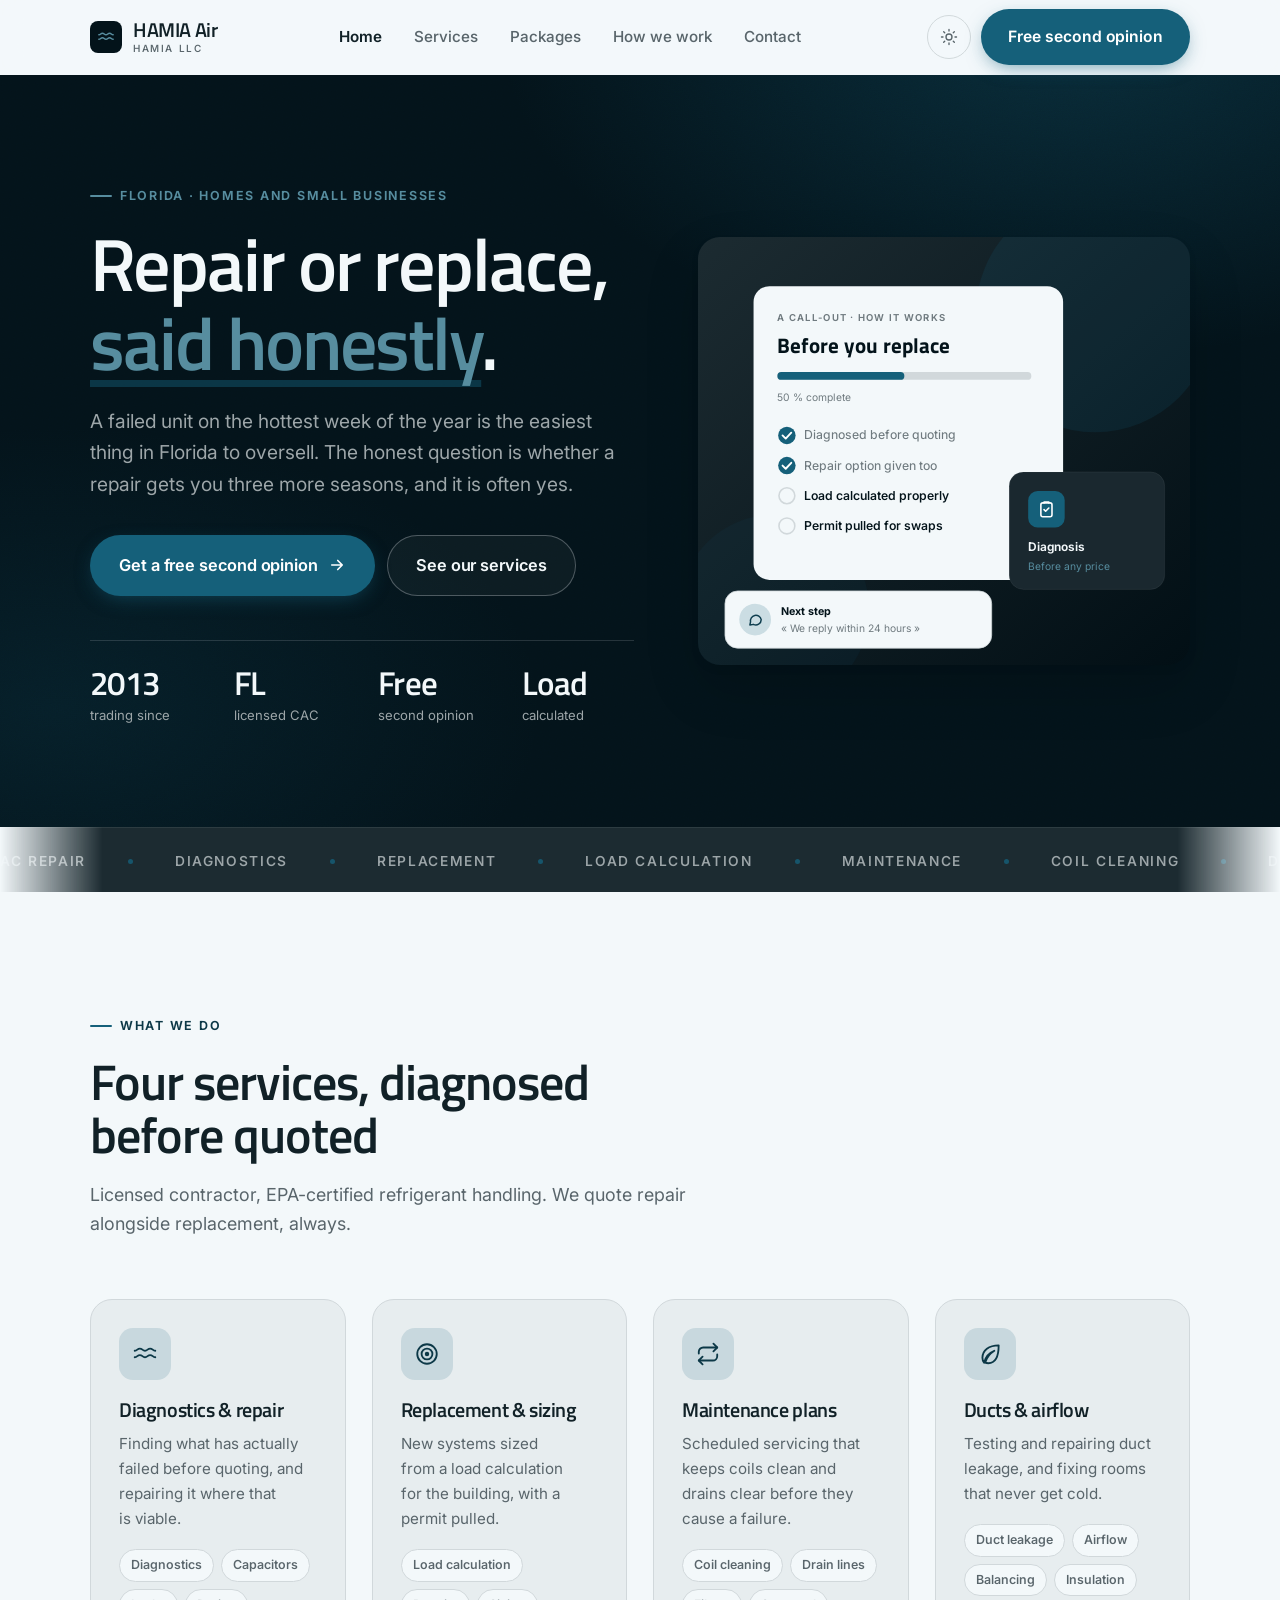
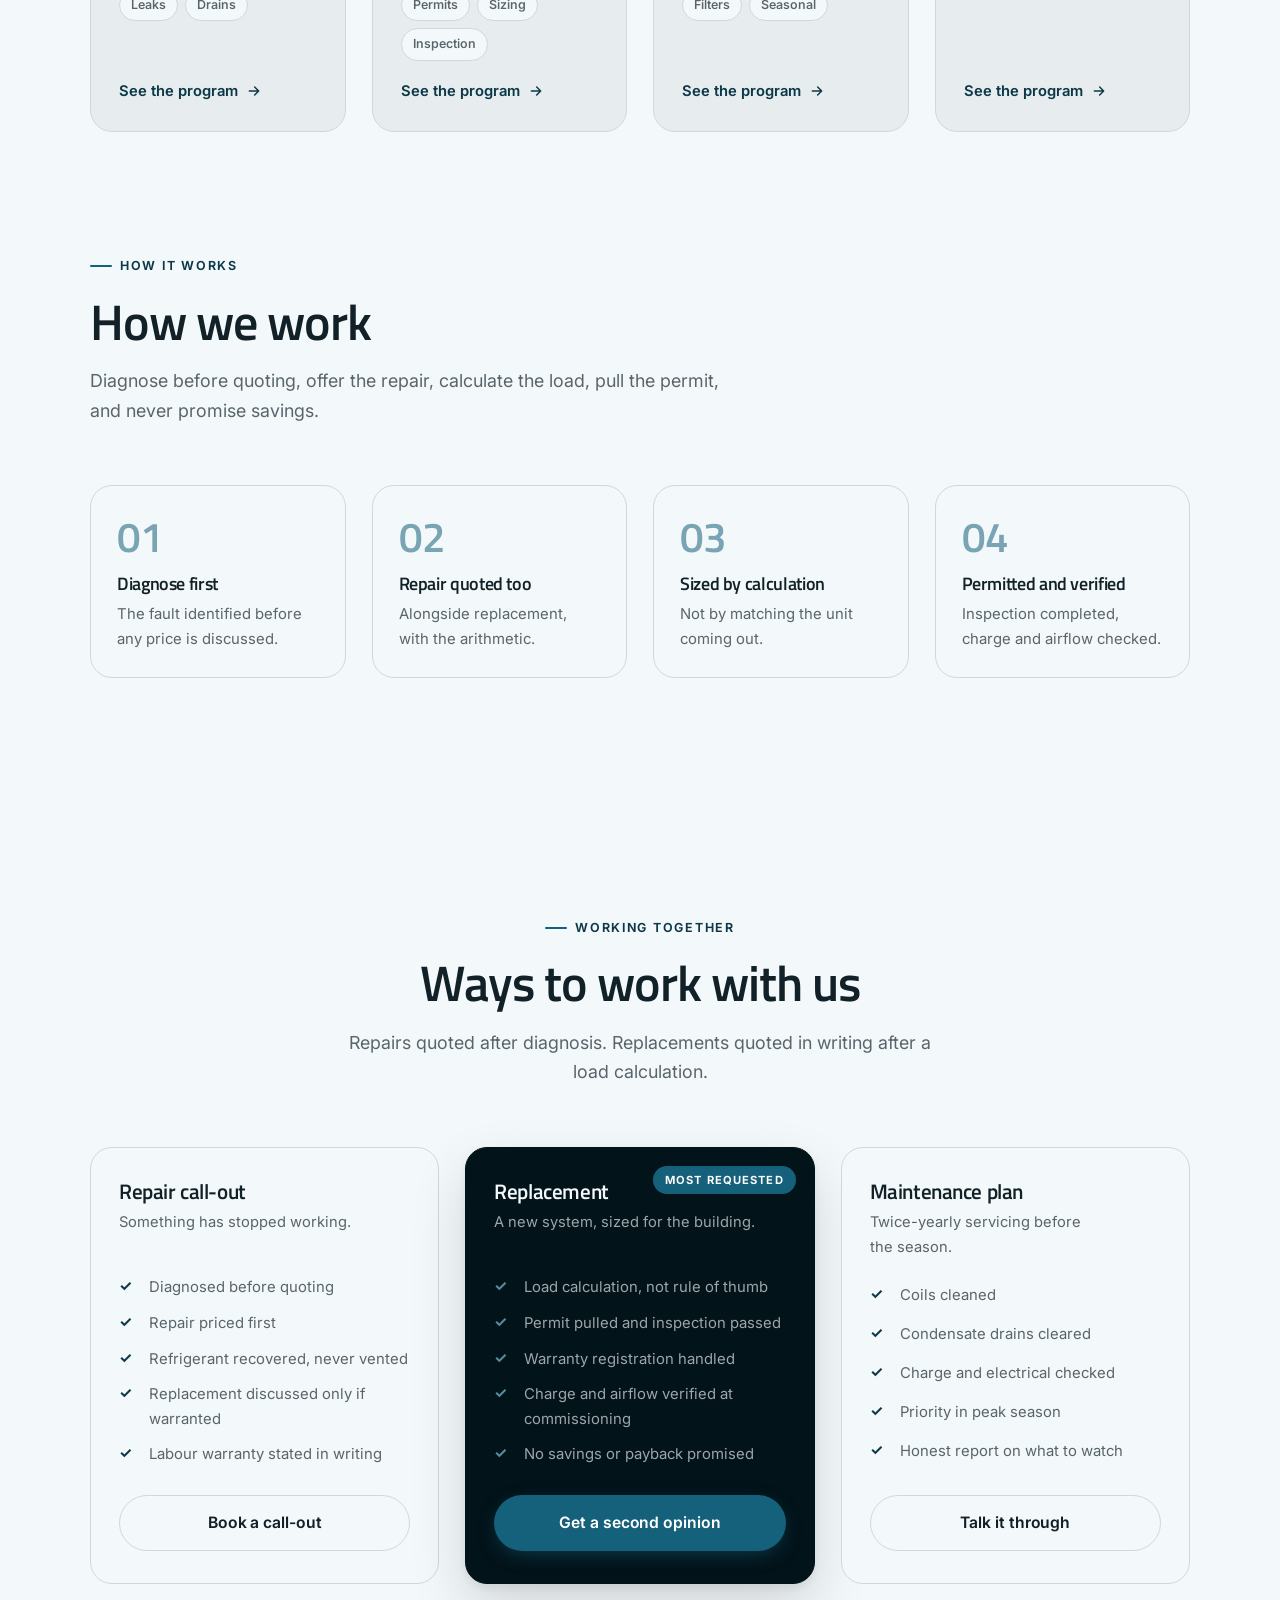
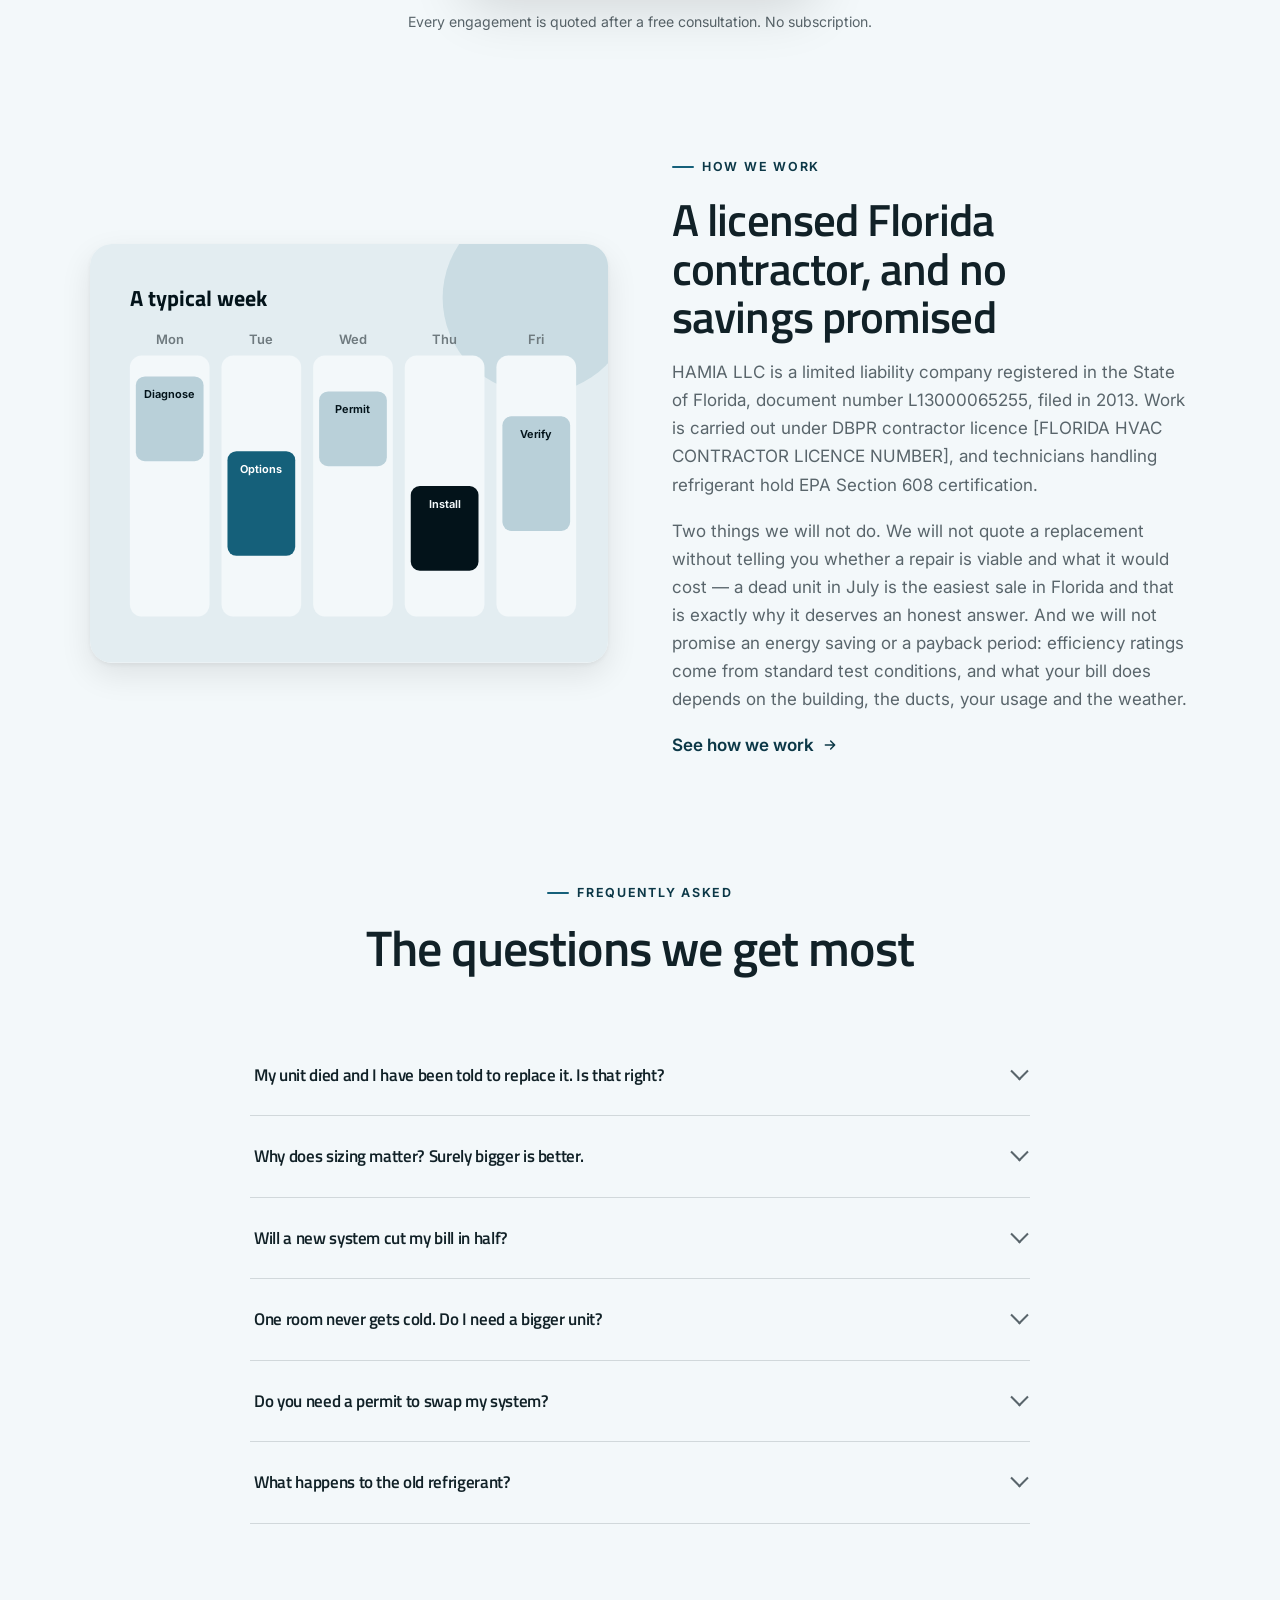
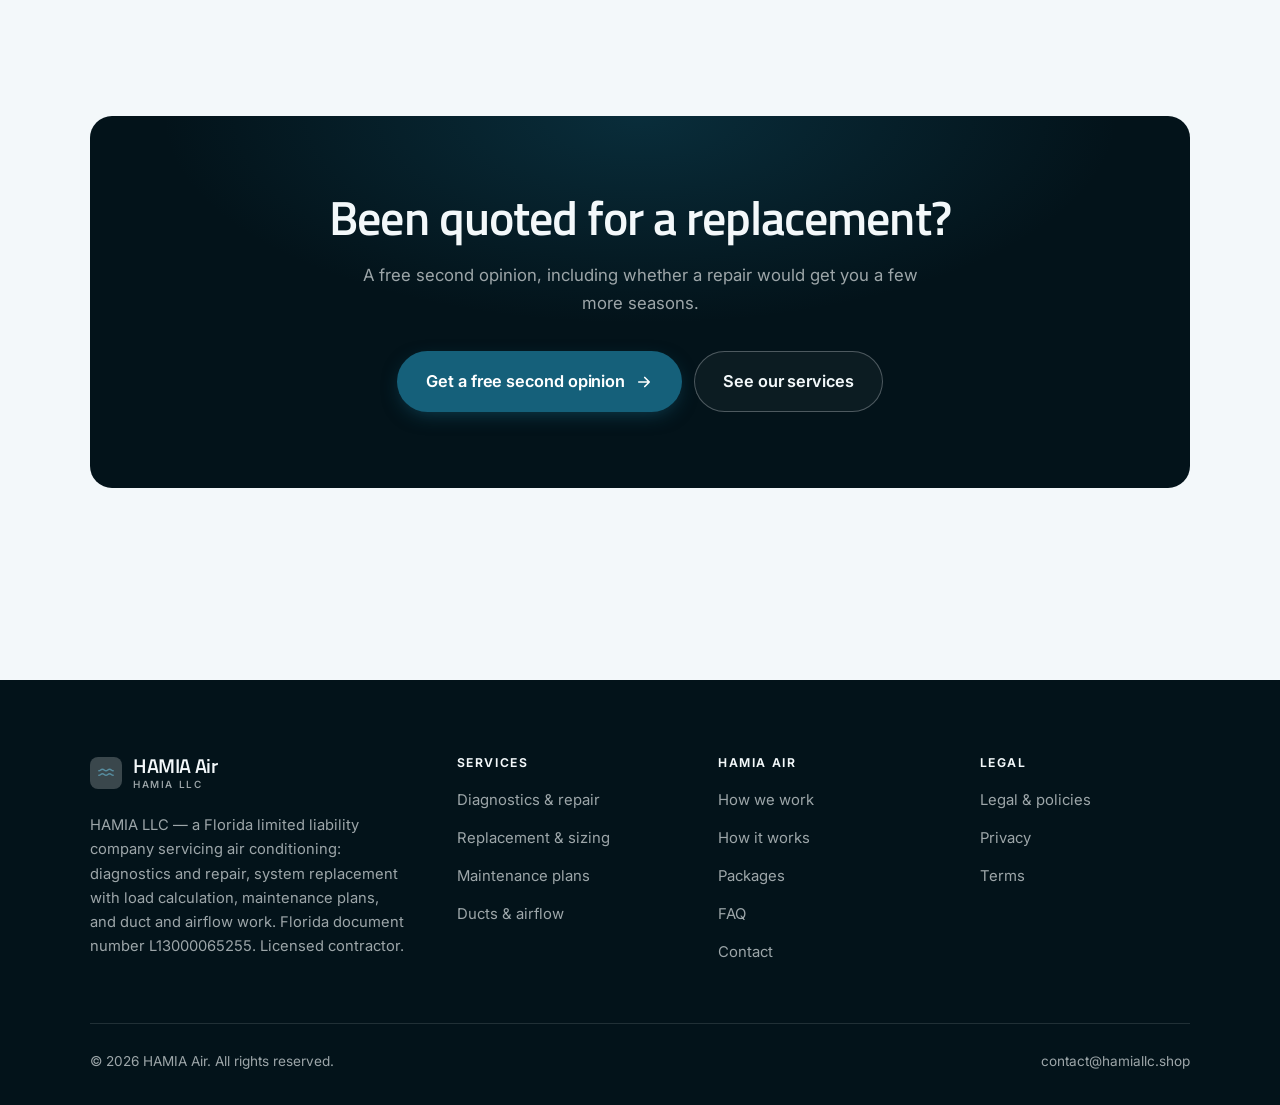
<file: index.html>
<!DOCTYPE html>
<html lang="en" class="no-js">
<head>
<meta charset="utf-8">
<meta name="viewport" content="width=device-width, initial-scale=1">
<title>HAMIA LLC — air conditioning repair and replacement</title>
<meta name="description" content="HAMIA LLC, a Florida air conditioning contractor: diagnostics and repair, replacement sized by load calculation, maintenance plans, and duct and airflow work.">
<link rel="canonical" href="https://hamiallc.shop/">

<meta property="og:type" content="website">
<meta property="og:url" content="https://hamiallc.shop/">
<meta property="og:site_name" content="HAMIA Air">
<meta property="og:locale" content="en_US">
<meta property="og:title" content="HAMIA LLC — air conditioning repair and replacement">
<meta property="og:description" content="HAMIA LLC, a Florida air conditioning contractor: diagnostics and repair, replacement sized by load calculation, maintenance plans, and duct and airflow work.">
<meta name="theme-color" content="#03131a">

<link rel="icon" href="assets/img/favicon.svg" type="image/svg+xml">
<link rel="preconnect" href="https://fonts.googleapis.com">
<link rel="preconnect" href="https://fonts.gstatic.com" crossorigin>
<link rel="stylesheet" href="https://fonts.googleapis.com/css2?family=Titillium+Web:wght@400;600;700&family=Inter:wght@400..700&display=swap">
<link rel="stylesheet" href="assets/css/style.css">

<!-- Thème appliqué avant le premier rendu (évite le flash) -->
<script>
document.documentElement.classList.remove('no-js');
(function(){try{var t=localStorage.getItem('site-theme');if(t){document.documentElement.setAttribute('data-theme',t);}}catch(e){}})();
</script>
<script type="application/ld+json">
{
  "@context": "https://schema.org",
  "@type": "Organization",
  "name": "HAMIA Air",
  "url": "https://hamiallc.shop/",
  "email": "contact@hamiallc.shop",
  "description": "HAMIA LLC, a Florida air conditioning contractor: diagnostics and repair, replacement sized by load calculation, maintenance plans, and duct and airflow work.",
  "areaServed": "US",
  "knowsLanguage": "en"
}
</script>
</head>

<body>
<a class="skip-link" href="#main">Skip to main content</a>

<header class="site-header">
  <nav class="wrap nav" aria-label="Main navigation">
    <a class="brand" href="index.html">
      <svg class="brand__mark" viewBox="0 0 64 64" aria-hidden="true">
        <rect class="bm-bg" width="64" height="64" rx="16"/>
        <g class="bm-ic" transform="translate(14 14) scale(1.5)" fill="none" stroke-width="2.1" stroke-linecap="round" stroke-linejoin="round"><path d="M2.5 9c2.4 0 2.4-2 4.75-2s2.4 2 4.75 2 2.4-2 4.75-2 2.4 2 4.75 2M2.5 15c2.4 0 2.4-2 4.75-2s2.4 2 4.75 2 2.4-2 4.75-2 2.4 2 4.75 2"/></g>
      </svg>
      <span>HAMIA Air<span class="brand__sub">HAMIA LLC</span></span>
    </a>

    <ul class="nav__links" id="nav-links">
      <li><a href="index.html" aria-current="page">Home</a></li>
      <li><a href="programs.html">Services</a></li>
      <li><a href="index.html#pricing">Packages</a></li>
      <li><a href="about.html">How we work</a></li>
      <li><a href="contact.html">Contact</a></li>
      <li><a class="btn btn--primary" href="contact.html">Free second opinion</a></li>
    </ul>

    <div class="nav__cta">
      <button class="theme-toggle" type="button" aria-label="Switch to dark theme">
        <svg class="icon-sun" viewBox="0 0 24 24" fill="none" stroke="currentColor" stroke-width="1.8" stroke-linecap="round" aria-hidden="true"><circle cx="12" cy="12" r="4"/><path d="M12 2v2m0 16v2M2 12h2m16 0h2M4.9 4.9l1.4 1.4m11.4 11.4 1.4 1.4M19.1 4.9l-1.4 1.4M6.3 17.7l-1.4 1.4"/></svg>
        <svg class="icon-moon" viewBox="0 0 24 24" fill="none" stroke="currentColor" stroke-width="1.8" stroke-linecap="round" stroke-linejoin="round" aria-hidden="true"><path d="M21 12.8A9 9 0 1 1 11.2 3a7 7 0 0 0 9.8 9.8z"/></svg>
      </button>
      <a class="btn btn--primary" href="contact.html">Free second opinion</a>
      <button class="nav__toggle" type="button" aria-expanded="false" aria-controls="nav-links" aria-label="Open menu">
        <svg class="icon-open" viewBox="0 0 24 24" fill="none" stroke="currentColor" stroke-width="2" stroke-linecap="round" aria-hidden="true"><path d="M3 6h18M3 12h18M3 18h18"/></svg>
        <svg class="icon-close" viewBox="0 0 24 24" fill="none" stroke="currentColor" stroke-width="2" stroke-linecap="round" aria-hidden="true"><path d="M6 6l12 12M18 6L6 18"/></svg>
      </button>
    </div>
  </nav>
</header>

<main id="main">

<section class="hero">
  <div class="wrap hero__inner">
    <div>
      <span class="eyebrow hero__eyebrow">Florida · Homes and small businesses</span>
      <h1>Repair or replace,<br> <em>said honestly</em>.</h1>
      <p class="hero__lede">A failed unit on the hottest week of the year is the easiest thing in Florida to oversell. The honest question is whether a repair gets you three more seasons, and it is often yes.</p>

      <div class="hero__actions">
        <a class="btn btn--primary btn--lg" href="contact.html">Get a free second opinion <svg viewBox="0 0 24 24" fill="none" stroke="currentColor" stroke-width="2.2" stroke-linecap="round" stroke-linejoin="round" aria-hidden="true"><path d="M5 12h14M13 6l6 6-6 6"/></svg></a>
        <a class="btn btn--on-dark btn--lg" href="programs.html">See our services</a>
      </div>

      <ul class="hero__proof">
        <li><span class="stat__num">2013</span><span class="stat__label">trading since</span></li>
        <li><span class="stat__num">FL</span><span class="stat__label">licensed CAC</span></li>
        <li><span class="stat__num">Free</span><span class="stat__label">second opinion</span></li>
        <li><span class="stat__num">Load</span><span class="stat__label">calculated</span></li>
      </ul>
    </div>

    <div class="hero__art">
      <svg viewBox="0 0 620 540" role="img" aria-label="How an air conditioning call-out with HAMIA works, from diagnosis to honest options.">
        <defs>
          <linearGradient id="hbg" x1="0" y1="0" x2="1" y2="1">
            <stop offset="0" stop-color="#1c2b31"/><stop offset="1" stop-color="#020f15"/>
          </linearGradient>
        </defs>
        <rect width="620" height="540" rx="22" fill="url(#hbg)"/>
        <circle cx="500" cy="96" r="150" fill="#15607a" opacity=".16"/>
        <circle cx="96" cy="470" r="120" fill="#15607a" opacity=".08"/>

        <g style="font-family: var(--font-body)">
          <!-- Carte programme -->
          <rect x="70" y="62" width="390" height="370" rx="20" fill="#f3f8fa"/>
          <text x="100" y="106" font-size="12" font-weight="650" letter-spacing="1.6" fill="#6f7a7f">A CALL-OUT · HOW IT WORKS</text>
          <text x="100" y="146" font-size="27" font-weight="700" fill="#03131a" style="font-family: var(--font-display)">Before you replace</text>
          <rect x="100" y="170" width="320" height="10" rx="5" fill="#d1d8db"/>
          <rect x="100" y="170" width="160" height="10" rx="5" fill="#15607a"/>
          <text x="100" y="206" font-size="13" fill="#6f7a7f">50 % complete</text>
          <circle cx="112" cy="250" r="11" fill="#15607a"/><path d="M106.5 250l4 4 7-7.5" fill="none" stroke="#ffffff" stroke-width="2.4" stroke-linecap="round" stroke-linejoin="round"/><text x="134" y="255" font-size="15.5" fill="#6f7a7f" font-weight="450">Diagnosed before quoting</text>
          <circle cx="112" cy="288" r="11" fill="#15607a"/><path d="M106.5 288l4 4 7-7.5" fill="none" stroke="#ffffff" stroke-width="2.4" stroke-linecap="round" stroke-linejoin="round"/><text x="134" y="293" font-size="15.5" fill="#6f7a7f" font-weight="450">Repair option given too</text>
          <circle cx="112" cy="326" r="10" fill="none" stroke="#d1d8db" stroke-width="2"/><text x="134" y="331" font-size="15.5" fill="#03131a" font-weight="560">Load calculated properly</text>
          <circle cx="112" cy="364" r="10" fill="none" stroke="#d1d8db" stroke-width="2"/><text x="134" y="369" font-size="15.5" fill="#03131a" font-weight="560">Permit pulled for swaps</text>

          <!-- Carte séance -->
          <rect x="392" y="296" width="196" height="148" rx="18" fill="#1a282f" stroke="#ffffff" stroke-opacity=".08"/>
          <rect x="416" y="320" width="46" height="46" rx="12" fill="#15607a"/>
          <g transform="translate(427 331)" fill="none" stroke="#ffffff" color="#ffffff" stroke-width="2" stroke-linecap="round" stroke-linejoin="round"><rect x="5" y="4" width="14" height="17.5" rx="2.5"/><path d="M9 4V3h6v1M9 12.5l2 2 4-4"/></g>
          <text x="416" y="396" font-size="15" font-weight="650" fill="#f3f8fa">Diagnosis</text>
          <text x="416" y="420" font-size="13" fill="#578d9f">Before any price</text>

          <!-- Retour du coach -->
          <rect x="34" y="446" width="336" height="72" rx="16" fill="#f3f8fa" stroke="#d1d8db"/>
          <circle cx="72" cy="482" r="20" fill="#cbdde3"/>
          <g transform="translate(62 472) scale(.84)" fill="none" stroke="#0e3e4f" stroke-width="2.2" stroke-linecap="round" stroke-linejoin="round"><path d="M21 12a8 8 0 0 1-11.6 7.1L4 20l1-4.6A8 8 0 1 1 21 12z"/></g>
          <text x="104" y="476" font-size="13.5" font-weight="700" fill="#03131a">Next step</text>
          <text x="104" y="498" font-size="13" fill="#6f7a7f">« We reply within 24 hours »</text>
        </g>
      </svg>
    </div>
  </div>
</section>

<div class="marquee" aria-hidden="true">
  <div class="marquee__track"><span>AC repair</span><span>Diagnostics</span><span>Replacement</span><span>Load calculation</span><span>Maintenance</span><span>Coil cleaning</span><span>Drain lines</span><span>Duct leakage</span><span>Airflow</span><span>EPA certified</span><span>AC repair</span><span>Diagnostics</span><span>Replacement</span><span>Load calculation</span><span>Maintenance</span><span>Coil cleaning</span><span>Drain lines</span><span>Duct leakage</span><span>Airflow</span><span>EPA certified</span></div>
</div>

<section class="section wrap" id="programs">
  <div class="section-head reveal">
    <span class="eyebrow">What we do</span>
    <h2>Four services, diagnosed before quoted</h2>
    <p>Licensed contractor, EPA-certified refrigerant handling. We quote repair alongside replacement, always.</p>
  </div>
  <div class="grid grid--4 reveal-group">
    <a class="card" href="programs.html#repair">
      <div class="card__icon"><svg viewBox="0 0 24 24" fill="none" stroke="currentColor" stroke-width="1.7" stroke-linecap="round" stroke-linejoin="round" aria-hidden="true"><path d="M2.5 9c2.4 0 2.4-2 4.75-2s2.4 2 4.75 2 2.4-2 4.75-2 2.4 2 4.75 2M2.5 15c2.4 0 2.4-2 4.75-2s2.4 2 4.75 2 2.4-2 4.75-2 2.4 2 4.75 2"/></svg></div>
      <h3>Diagnostics &amp; repair</h3>
      <p>Finding what has actually failed before quoting, and repairing it where that is viable.</p>
      <ul class="tags"><li>Diagnostics</li><li>Capacitors</li><li>Leaks</li><li>Drains</li></ul>
      <span class="arrow-link">See the program <svg viewBox="0 0 24 24" fill="none" stroke="currentColor" stroke-width="2.2" stroke-linecap="round" stroke-linejoin="round" aria-hidden="true"><path d="M5 12h14M13 6l6 6-6 6"/></svg></span>
    </a>
    <a class="card" href="programs.html#replacement">
      <div class="card__icon"><svg viewBox="0 0 24 24" fill="none" stroke="currentColor" stroke-width="1.7" stroke-linecap="round" stroke-linejoin="round" aria-hidden="true"><circle cx="12" cy="12" r="9"/><circle cx="12" cy="12" r="5"/><circle cx="12" cy="12" r="1.2" fill="currentColor"/></svg></div>
      <h3>Replacement &amp; sizing</h3>
      <p>New systems sized from a load calculation for the building, with a permit pulled.</p>
      <ul class="tags"><li>Load calculation</li><li>Permits</li><li>Sizing</li><li>Inspection</li></ul>
      <span class="arrow-link">See the program <svg viewBox="0 0 24 24" fill="none" stroke="currentColor" stroke-width="2.2" stroke-linecap="round" stroke-linejoin="round" aria-hidden="true"><path d="M5 12h14M13 6l6 6-6 6"/></svg></span>
    </a>
    <a class="card" href="programs.html#maintenance">
      <div class="card__icon"><svg viewBox="0 0 24 24" fill="none" stroke="currentColor" stroke-width="1.7" stroke-linecap="round" stroke-linejoin="round" aria-hidden="true"><path d="M17 2.5l3.5 3.5L17 9.5"/><path d="M3.5 11.5V10A4 4 0 0 1 7.5 6h13M7 21.5 3.5 18 7 14.5"/><path d="M20.5 12.5V14a4 4 0 0 1-4 4h-13"/></svg></div>
      <h3>Maintenance plans</h3>
      <p>Scheduled servicing that keeps coils clean and drains clear before they cause a failure.</p>
      <ul class="tags"><li>Coil cleaning</li><li>Drain lines</li><li>Filters</li><li>Seasonal</li></ul>
      <span class="arrow-link">See the program <svg viewBox="0 0 24 24" fill="none" stroke="currentColor" stroke-width="2.2" stroke-linecap="round" stroke-linejoin="round" aria-hidden="true"><path d="M5 12h14M13 6l6 6-6 6"/></svg></span>
    </a>
    <a class="card" href="programs.html#ducts">
      <div class="card__icon"><svg viewBox="0 0 24 24" fill="none" stroke="currentColor" stroke-width="1.7" stroke-linecap="round" stroke-linejoin="round" aria-hidden="true"><path d="M20 4c-9 0-15 4.5-15 11.5 0 2 .6 3.4 1.5 4.5C8 14 12 10.5 16 9c-4 2.5-7 6-8.5 11 1 .4 2 .5 3 .5C17 20.5 20 14 20 4z"/></svg></div>
      <h3>Ducts &amp; airflow</h3>
      <p>Testing and repairing duct leakage, and fixing rooms that never get cold.</p>
      <ul class="tags"><li>Duct leakage</li><li>Airflow</li><li>Balancing</li><li>Insulation</li></ul>
      <span class="arrow-link">See the program <svg viewBox="0 0 24 24" fill="none" stroke="currentColor" stroke-width="2.2" stroke-linecap="round" stroke-linejoin="round" aria-hidden="true"><path d="M5 12h14M13 6l6 6-6 6"/></svg></span>
    </a>
  </div>
</section>

<section class="section section--flush wrap" id="how-it-works">
  <div class="section-head reveal">
    <span class="eyebrow">How it works</span>
    <h2>How we work</h2>
    <p>Diagnose before quoting, offer the repair, calculate the load, pull the permit, and never promise savings.</p>
  </div>
  <div class="grid grid--4 steps reveal-group">
    <article class="step">
      <h3>Diagnose first</h3>
      <p>The fault identified before any price is discussed.</p>
    </article>
    <article class="step">
      <h3>Repair quoted too</h3>
      <p>Alongside replacement, with the arithmetic.</p>
    </article>
    <article class="step">
      <h3>Sized by calculation</h3>
      <p>Not by matching the unit coming out.</p>
    </article>
    <article class="step">
      <h3>Permitted and verified</h3>
      <p>Inspection completed, charge and airflow checked.</p>
    </article>
  </div>
</section>

<section class="section wrap" id="pricing">
  <div class="section-head section-head--center reveal">
    <span class="eyebrow">Working together</span>
    <h2>Ways to work with us</h2>
    <p>Repairs quoted after diagnosis. Replacements quoted in writing after a load calculation.</p>
  </div>
  <div class="grid grid--3 plans reveal-group">
    <article class="plan">
      
      <h3>Repair call-out</h3>
      <p class="plan__desc">Something has stopped working.</p>
      
      <ul class="plan__features">
        <li>Diagnosed before quoting</li>
        <li>Repair priced first</li>
        <li>Refrigerant recovered, never vented</li>
        <li>Replacement discussed only if warranted</li>
        <li>Labour warranty stated in writing</li>
      </ul>
      <a class="btn btn--ghost btn--block" href="contact.html">Book a call-out</a>
    </article>
    <article class="plan plan--featured">
      <span class="plan__tag">Most requested</span>
      <h3>Replacement</h3>
      <p class="plan__desc">A new system, sized for the building.</p>
      
      <ul class="plan__features">
        <li>Load calculation, not rule of thumb</li>
        <li>Permit pulled and inspection passed</li>
        <li>Warranty registration handled</li>
        <li>Charge and airflow verified at commissioning</li>
        <li>No savings or payback promised</li>
      </ul>
      <a class="btn btn--primary btn--block" href="contact.html">Get a second opinion</a>
    </article>
    <article class="plan">
      
      <h3>Maintenance plan</h3>
      <p class="plan__desc">Twice-yearly servicing before the season.</p>
      
      <ul class="plan__features">
        <li>Coils cleaned</li>
        <li>Condensate drains cleared</li>
        <li>Charge and electrical checked</li>
        <li>Priority in peak season</li>
        <li>Honest report on what to watch</li>
      </ul>
      <a class="btn btn--ghost btn--block" href="contact.html">Talk it through</a>
    </article>
  </div>
  <p class="plans-note">Every engagement is quoted after a free consultation. No subscription.</p>
</section>

<section class="section section--flush wrap">
  <div class="split reveal">
    <div class="split__art">
      <svg viewBox="0 0 520 420" role="img" aria-label="Example of a typical week: Diagnose, Options, Permit, Install, Verify.">
        <rect width="520" height="420" rx="20" fill="#e3edf1"/>
        <circle cx="450" cy="54" r="96" fill="#15607a" opacity=".12"/>
        <g style="font-family: var(--font-body)">
        <text x="40" y="62" font-size="22" font-weight="700" fill="#03131a" style="font-family: var(--font-display)">A typical week</text>
        <text x="80" y="100" text-anchor="middle" font-size="13" font-weight="600" fill="#6f7a7f">Mon</text>
        <rect x="40" y="112" width="80" height="262" rx="12" fill="#f3f8fa"/>
        <rect x="46" y="133" width="68" height="85" rx="9" fill="#b9d0d9"/>
        <text x="80" y="155" text-anchor="middle" font-size="11" font-weight="650" fill="#03131a">Diagnose</text>
        <text x="172" y="100" text-anchor="middle" font-size="13" font-weight="600" fill="#6f7a7f">Tue</text>
        <rect x="132" y="112" width="80" height="262" rx="12" fill="#f3f8fa"/>
        <rect x="138" y="208" width="68" height="105" rx="9" fill="#15607a"/>
        <text x="172" y="230" text-anchor="middle" font-size="11" font-weight="650" fill="#ffffff">Options</text>
        <text x="264" y="100" text-anchor="middle" font-size="13" font-weight="600" fill="#6f7a7f">Wed</text>
        <rect x="224" y="112" width="80" height="262" rx="12" fill="#f3f8fa"/>
        <rect x="230" y="148" width="68" height="75" rx="9" fill="#b9d0d9"/>
        <text x="264" y="170" text-anchor="middle" font-size="11" font-weight="650" fill="#03131a">Permit</text>
        <text x="356" y="100" text-anchor="middle" font-size="13" font-weight="600" fill="#6f7a7f">Thu</text>
        <rect x="316" y="112" width="80" height="262" rx="12" fill="#f3f8fa"/>
        <rect x="322" y="243" width="68" height="85" rx="9" fill="#03131a"/>
        <text x="356" y="265" text-anchor="middle" font-size="11" font-weight="650" fill="#f3f8fa">Install</text>
        <text x="448" y="100" text-anchor="middle" font-size="13" font-weight="600" fill="#6f7a7f">Fri</text>
        <rect x="408" y="112" width="80" height="262" rx="12" fill="#f3f8fa"/>
        <rect x="414" y="173" width="68" height="115" rx="9" fill="#b9d0d9"/>
        <text x="448" y="195" text-anchor="middle" font-size="11" font-weight="650" fill="#03131a">Verify</text>
        </g>
      </svg>
    </div>
    <div>
      <span class="eyebrow">How we work</span>
      <h2>A licensed Florida contractor, and no savings promised</h2>
      <p>HAMIA LLC is a limited liability company registered in the State of Florida, document number L13000065255, filed in 2013. Work is carried out under DBPR contractor licence [FLORIDA HVAC CONTRACTOR LICENCE NUMBER], and technicians handling refrigerant hold EPA Section 608 certification.</p>
      <p>Two things we will not do. We will not quote a replacement without telling you whether a repair is viable and what it would cost — a dead unit in July is the easiest sale in Florida and that is exactly why it deserves an honest answer. And we will not promise an energy saving or a payback period: efficiency ratings come from standard test conditions, and what your bill does depends on the building, the ducts, your usage and the weather.</p>
      <p><a class="arrow-link" href="about.html">See how we work <svg viewBox="0 0 24 24" fill="none" stroke="currentColor" stroke-width="2.2" stroke-linecap="round" stroke-linejoin="round" aria-hidden="true"><path d="M5 12h14M13 6l6 6-6 6"/></svg></a></p>
    </div>
  </div>
</section>

<section class="section section--flush wrap" id="faq">
  <div class="section-head section-head--center reveal">
    <span class="eyebrow">Frequently asked</span>
    <h2>The questions we get most</h2>
  </div>
  <div class="faq reveal">
    <details>
      <summary>My unit died and I have been told to replace it. Is that right?</summary>
      <p>Sometimes, often not. Capacitors, contactors, clogged drains and dirty coils account for a lot of midsummer failures. Get the fault diagnosed and the repair priced — a free second opinion costs you nothing.</p>
    </details>
    <details>
      <summary>Why does sizing matter? Surely bigger is better.</summary>
      <p>No. An oversized system cools quickly, shuts off, and never runs long enough to remove humidity, so the house ends up cold and clammy. Sizing comes from a load calculation for your building.</p>
    </details>
    <details>
      <summary>Will a new system cut my bill in half?</summary>
      <p>We will not promise a figure. Efficiency ratings are measured under test conditions, and your actual consumption depends on the building, the ductwork, your usage and the weather.</p>
    </details>
    <details>
      <summary>One room never gets cold. Do I need a bigger unit?</summary>
      <p>Usually not. Test the ducts first — leaking attic ductwork delivers cooling into the attic rather than the room, and that is frequently the whole explanation.</p>
    </details>
    <details>
      <summary>Do you need a permit to swap my system?</summary>
      <p>Yes, where the local authority requires one, and we pull it. A replacement done without a permit can cause problems at resale and with insurance.</p>
    </details>
    <details>
      <summary>What happens to the old refrigerant?</summary>
      <p>It is recovered, not vented. That is federal law under Section 608, and our technicians are certified for it.</p>
    </details>
  </div>
</section>

<section class="wrap section--tight">
  <div class="cta-band reveal">
    <h2>Been quoted for a replacement?</h2>
    <p>A free second opinion, including whether a repair would get you a few more seasons.</p>
    <div class="hero__actions">
      <a class="btn btn--primary btn--lg" href="contact.html">Get a free second opinion <svg viewBox="0 0 24 24" fill="none" stroke="currentColor" stroke-width="2.2" stroke-linecap="round" stroke-linejoin="round" aria-hidden="true"><path d="M5 12h14M13 6l6 6-6 6"/></svg></a>
      <a class="btn btn--on-dark btn--lg" href="programs.html">See our services</a>
    </div>
  </div>
</section>

</main>

<footer class="site-footer">
  <div class="wrap">
    <div class="footer__grid">
      <div class="footer__brand">
        <a class="brand" href="index.html">
          <svg class="brand__mark" viewBox="0 0 64 64" aria-hidden="true">
        <rect class="bm-bg" width="64" height="64" rx="16"/>
        <g class="bm-ic" transform="translate(14 14) scale(1.5)" fill="none" stroke-width="2.1" stroke-linecap="round" stroke-linejoin="round"><path d="M2.5 9c2.4 0 2.4-2 4.75-2s2.4 2 4.75 2 2.4-2 4.75-2 2.4 2 4.75 2M2.5 15c2.4 0 2.4-2 4.75-2s2.4 2 4.75 2 2.4-2 4.75-2 2.4 2 4.75 2"/></g>
      </svg>
          <span>HAMIA Air<span class="brand__sub">HAMIA LLC</span></span>
        </a>
        <p>HAMIA LLC — a Florida limited liability company servicing air conditioning: diagnostics and repair, system replacement with load calculation, maintenance plans, and duct and airflow work. Florida document number L13000065255. Licensed contractor.</p>
      </div>

      <div class="footer__col">
        <h4>Services</h4>
        <ul>
          <li><a href="programs.html#repair">Diagnostics &amp; repair</a></li>
          <li><a href="programs.html#replacement">Replacement &amp; sizing</a></li>
          <li><a href="programs.html#maintenance">Maintenance plans</a></li>
          <li><a href="programs.html#ducts">Ducts &amp; airflow</a></li>
        </ul>
      </div>

      <div class="footer__col">
        <h4>HAMIA Air</h4>
        <ul>
          <li><a href="about.html">How we work</a></li>
          <li><a href="index.html#how-it-works">How it works</a></li>
          <li><a href="index.html#pricing">Packages</a></li>
          <li><a href="index.html#faq">FAQ</a></li>
          <li><a href="contact.html">Contact</a></li>
        </ul>
      </div>

      <div class="footer__col">
        <h4>Legal</h4>
        <ul>
          <li><a href="legal.html">Legal &amp; policies</a></li>
          <li><a href="legal.html#privacy">Privacy</a></li>
          <li><a href="legal.html#terms">Terms</a></li>
        </ul>
      </div>
    </div>

    <div class="footer__bottom">
      <p>© <span data-year>2026</span> HAMIA Air. All rights reserved.</p>
      <p><a href="mailto:contact@hamiallc.shop">contact@hamiallc.shop</a></p>
    </div>
  </div>
</footer>

<script src="assets/js/main.js" defer></script>
</body>
</html>
</file>
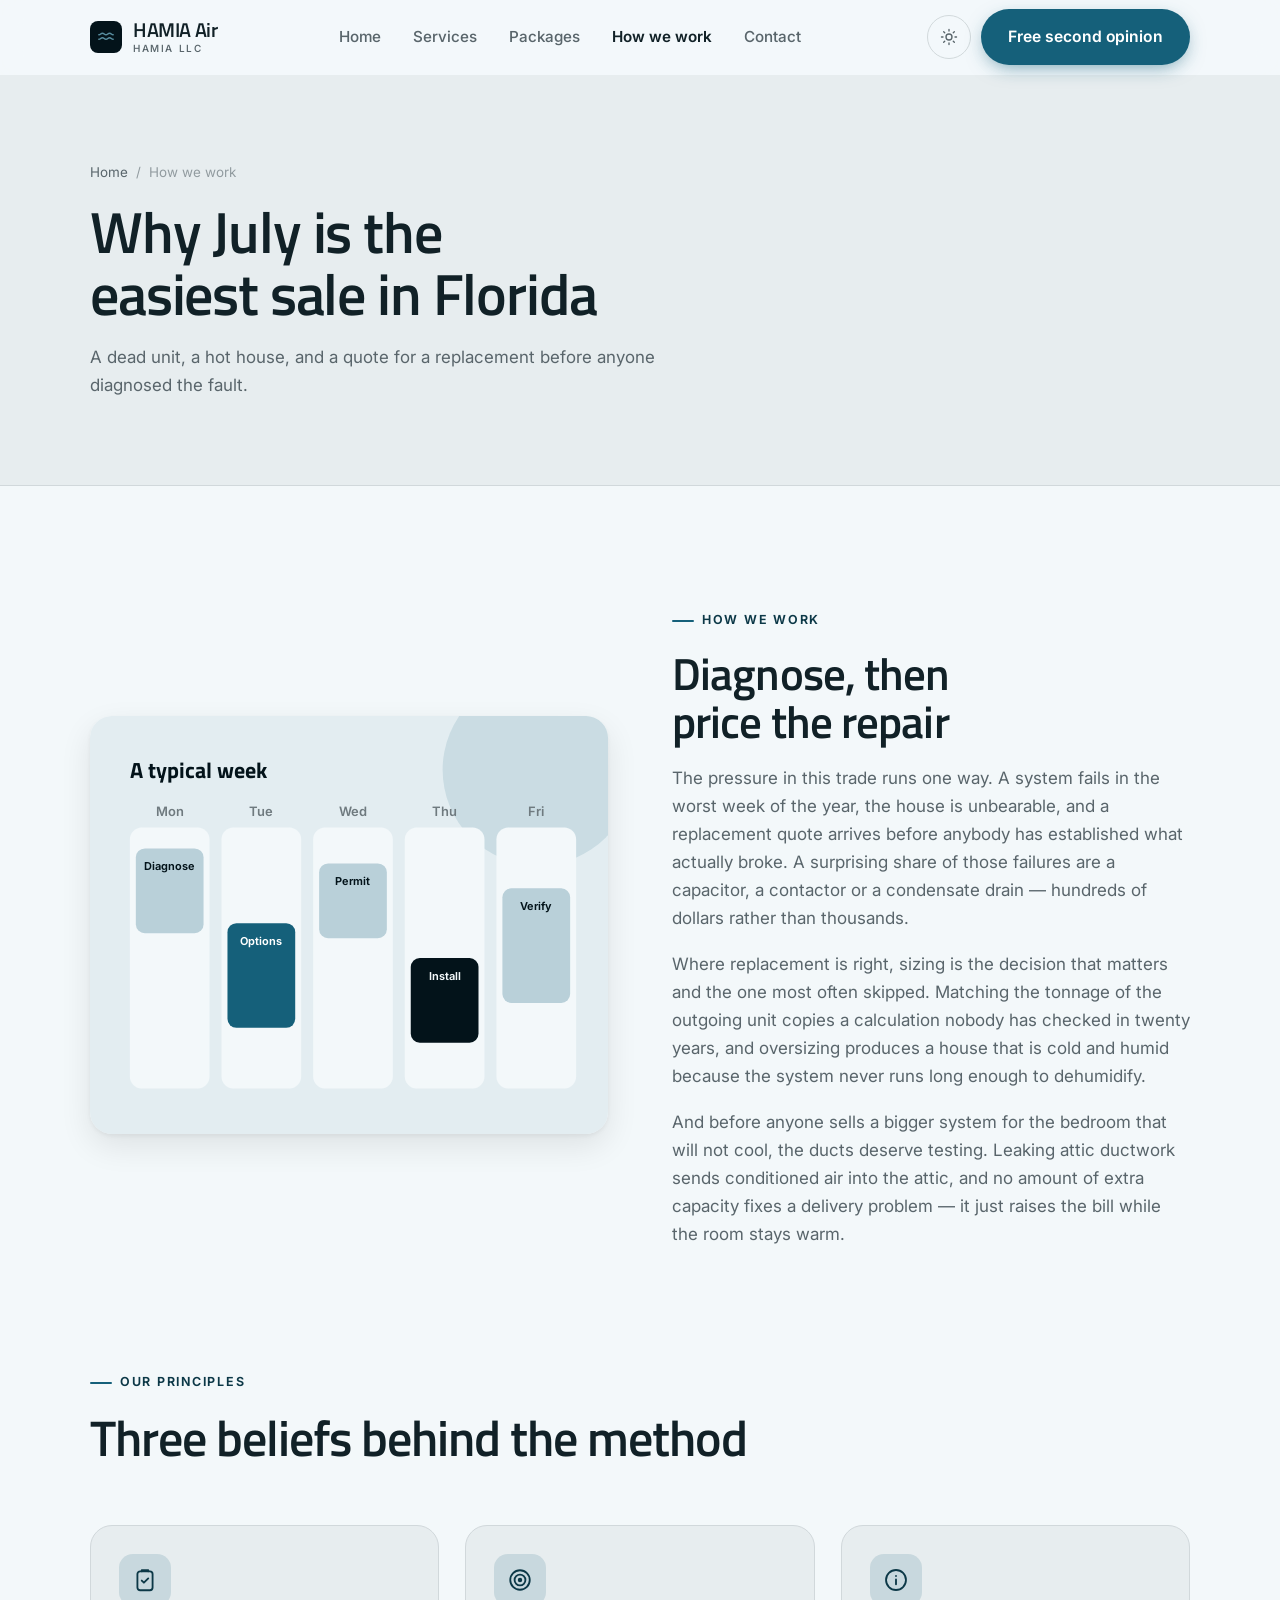
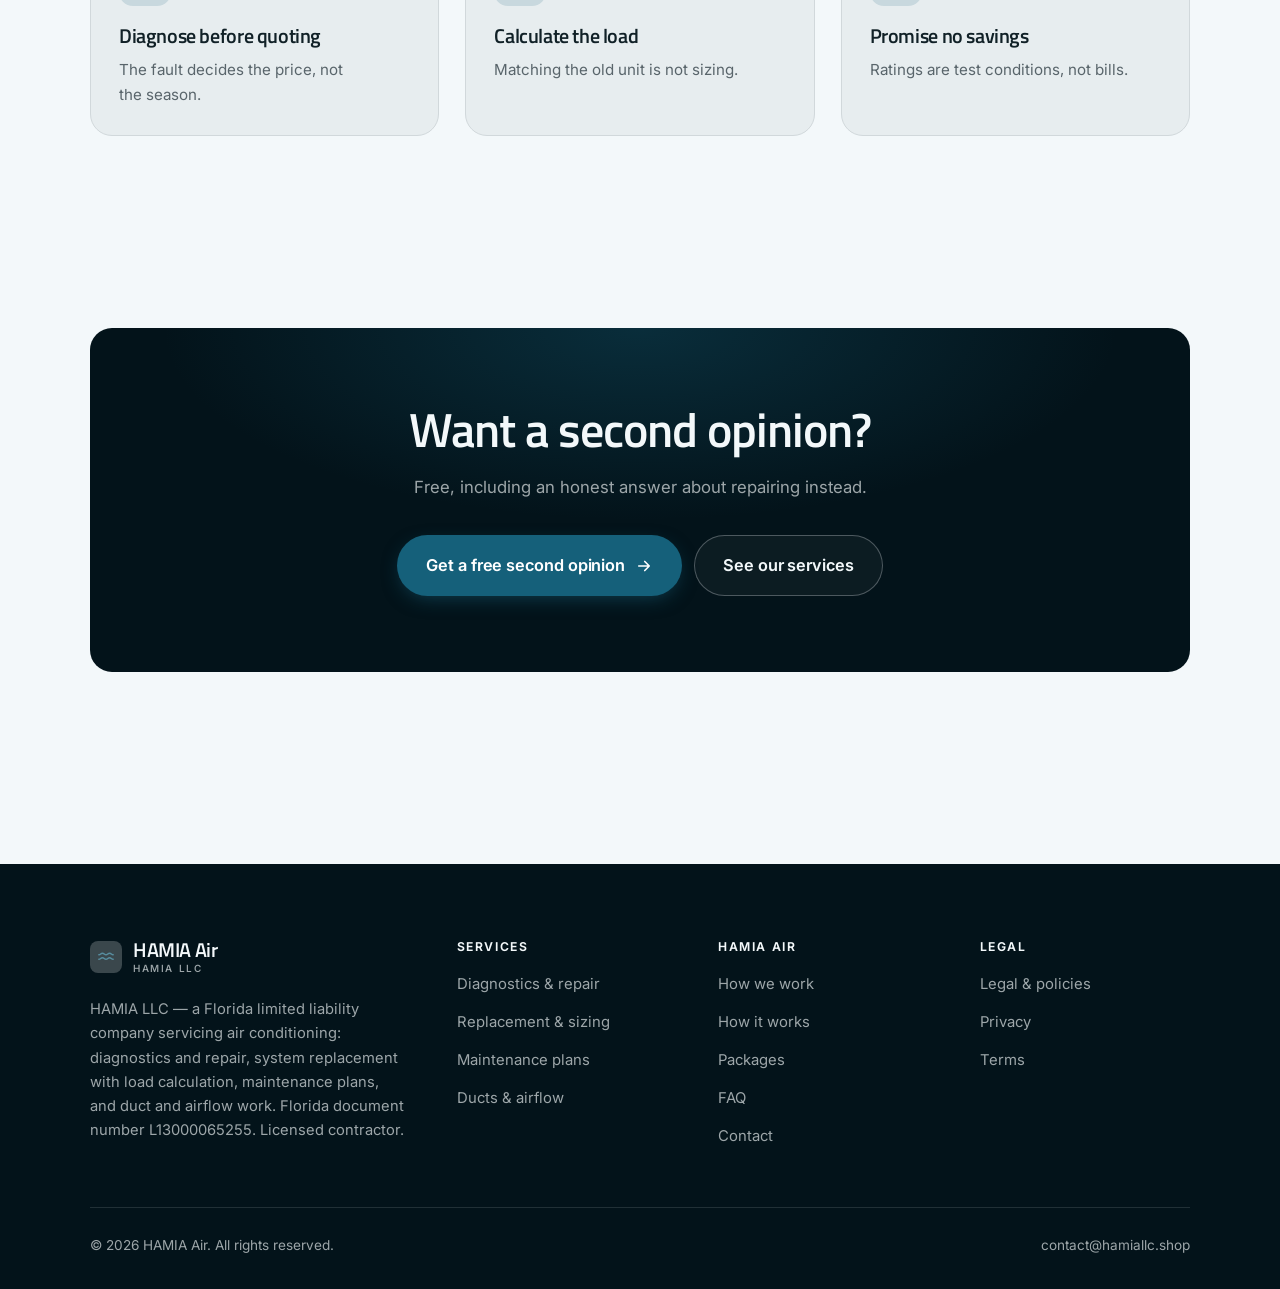
<file: about.html>
<!DOCTYPE html>
<html lang="en" class="no-js">
<head>
<meta charset="utf-8">
<meta name="viewport" content="width=device-width, initial-scale=1">
<title>How we work — HAMIA Air</title>
<meta name="description" content="About HAMIA LLC, a licensed Florida air conditioning contractor, document number L13000065255.">
<link rel="canonical" href="https://hamiallc.shop/about.html">

<meta property="og:type" content="website">
<meta property="og:url" content="https://hamiallc.shop/about.html">
<meta property="og:site_name" content="HAMIA Air">
<meta property="og:locale" content="en_US">
<meta property="og:title" content="How we work — HAMIA Air">
<meta property="og:description" content="About HAMIA LLC, a licensed Florida air conditioning contractor, document number L13000065255.">
<meta name="theme-color" content="#03131a">

<link rel="icon" href="assets/img/favicon.svg" type="image/svg+xml">
<link rel="preconnect" href="https://fonts.googleapis.com">
<link rel="preconnect" href="https://fonts.gstatic.com" crossorigin>
<link rel="stylesheet" href="https://fonts.googleapis.com/css2?family=Titillium+Web:wght@400;600;700&family=Inter:wght@400..700&display=swap">
<link rel="stylesheet" href="assets/css/style.css">

<!-- Thème appliqué avant le premier rendu (évite le flash) -->
<script>
document.documentElement.classList.remove('no-js');
(function(){try{var t=localStorage.getItem('site-theme');if(t){document.documentElement.setAttribute('data-theme',t);}}catch(e){}})();
</script>
</head>

<body>
<a class="skip-link" href="#main">Skip to main content</a>

<header class="site-header">
  <nav class="wrap nav" aria-label="Main navigation">
    <a class="brand" href="index.html">
      <svg class="brand__mark" viewBox="0 0 64 64" aria-hidden="true">
        <rect class="bm-bg" width="64" height="64" rx="16"/>
        <g class="bm-ic" transform="translate(14 14) scale(1.5)" fill="none" stroke-width="2.1" stroke-linecap="round" stroke-linejoin="round"><path d="M2.5 9c2.4 0 2.4-2 4.75-2s2.4 2 4.75 2 2.4-2 4.75-2 2.4 2 4.75 2M2.5 15c2.4 0 2.4-2 4.75-2s2.4 2 4.75 2 2.4-2 4.75-2 2.4 2 4.75 2"/></g>
      </svg>
      <span>HAMIA Air<span class="brand__sub">HAMIA LLC</span></span>
    </a>

    <ul class="nav__links" id="nav-links">
      <li><a href="index.html">Home</a></li>
      <li><a href="programs.html">Services</a></li>
      <li><a href="index.html#pricing">Packages</a></li>
      <li><a href="about.html" aria-current="page">How we work</a></li>
      <li><a href="contact.html">Contact</a></li>
      <li><a class="btn btn--primary" href="contact.html">Free second opinion</a></li>
    </ul>

    <div class="nav__cta">
      <button class="theme-toggle" type="button" aria-label="Switch to dark theme">
        <svg class="icon-sun" viewBox="0 0 24 24" fill="none" stroke="currentColor" stroke-width="1.8" stroke-linecap="round" aria-hidden="true"><circle cx="12" cy="12" r="4"/><path d="M12 2v2m0 16v2M2 12h2m16 0h2M4.9 4.9l1.4 1.4m11.4 11.4 1.4 1.4M19.1 4.9l-1.4 1.4M6.3 17.7l-1.4 1.4"/></svg>
        <svg class="icon-moon" viewBox="0 0 24 24" fill="none" stroke="currentColor" stroke-width="1.8" stroke-linecap="round" stroke-linejoin="round" aria-hidden="true"><path d="M21 12.8A9 9 0 1 1 11.2 3a7 7 0 0 0 9.8 9.8z"/></svg>
      </button>
      <a class="btn btn--primary" href="contact.html">Free second opinion</a>
      <button class="nav__toggle" type="button" aria-expanded="false" aria-controls="nav-links" aria-label="Open menu">
        <svg class="icon-open" viewBox="0 0 24 24" fill="none" stroke="currentColor" stroke-width="2" stroke-linecap="round" aria-hidden="true"><path d="M3 6h18M3 12h18M3 18h18"/></svg>
        <svg class="icon-close" viewBox="0 0 24 24" fill="none" stroke="currentColor" stroke-width="2" stroke-linecap="round" aria-hidden="true"><path d="M6 6l12 12M18 6L6 18"/></svg>
      </button>
    </div>
  </nav>
</header>

<main id="main">

<section class="page-head">
  <div class="wrap">
    <nav class="breadcrumb" aria-label="Breadcrumb">
      <a href="index.html">Home</a><span>/</span><span aria-current="page">How we work</span>
    </nav>
    <h1>Why July is the easiest sale in Florida</h1>
    <p>A dead unit, a hot house, and a quote for a replacement before anyone diagnosed the fault.</p>
  </div>
</section>

<section class="section wrap">
  <div class="split reveal">
    <div class="split__art">
      <svg viewBox="0 0 520 420" role="img" aria-label="Example of a typical week: Diagnose, Options, Permit, Install, Verify.">
        <rect width="520" height="420" rx="20" fill="#e3edf1"/>
        <circle cx="450" cy="54" r="96" fill="#15607a" opacity=".12"/>
        <g style="font-family: var(--font-body)">
        <text x="40" y="62" font-size="22" font-weight="700" fill="#03131a" style="font-family: var(--font-display)">A typical week</text>
        <text x="80" y="100" text-anchor="middle" font-size="13" font-weight="600" fill="#6f7a7f">Mon</text>
        <rect x="40" y="112" width="80" height="262" rx="12" fill="#f3f8fa"/>
        <rect x="46" y="133" width="68" height="85" rx="9" fill="#b9d0d9"/>
        <text x="80" y="155" text-anchor="middle" font-size="11" font-weight="650" fill="#03131a">Diagnose</text>
        <text x="172" y="100" text-anchor="middle" font-size="13" font-weight="600" fill="#6f7a7f">Tue</text>
        <rect x="132" y="112" width="80" height="262" rx="12" fill="#f3f8fa"/>
        <rect x="138" y="208" width="68" height="105" rx="9" fill="#15607a"/>
        <text x="172" y="230" text-anchor="middle" font-size="11" font-weight="650" fill="#ffffff">Options</text>
        <text x="264" y="100" text-anchor="middle" font-size="13" font-weight="600" fill="#6f7a7f">Wed</text>
        <rect x="224" y="112" width="80" height="262" rx="12" fill="#f3f8fa"/>
        <rect x="230" y="148" width="68" height="75" rx="9" fill="#b9d0d9"/>
        <text x="264" y="170" text-anchor="middle" font-size="11" font-weight="650" fill="#03131a">Permit</text>
        <text x="356" y="100" text-anchor="middle" font-size="13" font-weight="600" fill="#6f7a7f">Thu</text>
        <rect x="316" y="112" width="80" height="262" rx="12" fill="#f3f8fa"/>
        <rect x="322" y="243" width="68" height="85" rx="9" fill="#03131a"/>
        <text x="356" y="265" text-anchor="middle" font-size="11" font-weight="650" fill="#f3f8fa">Install</text>
        <text x="448" y="100" text-anchor="middle" font-size="13" font-weight="600" fill="#6f7a7f">Fri</text>
        <rect x="408" y="112" width="80" height="262" rx="12" fill="#f3f8fa"/>
        <rect x="414" y="173" width="68" height="115" rx="9" fill="#b9d0d9"/>
        <text x="448" y="195" text-anchor="middle" font-size="11" font-weight="650" fill="#03131a">Verify</text>
        </g>
      </svg>
    </div>
    <div>
      <span class="eyebrow">How we work</span>
      <h2>Diagnose, then price the repair</h2>
      <p>The pressure in this trade runs one way. A system fails in the worst week of the year, the house is unbearable, and a replacement quote arrives before anybody has established what actually broke. A surprising share of those failures are a capacitor, a contactor or a condensate drain — hundreds of dollars rather than thousands.</p>
      <p>Where replacement is right, sizing is the decision that matters and the one most often skipped. Matching the tonnage of the outgoing unit copies a calculation nobody has checked in twenty years, and oversizing produces a house that is cold and humid because the system never runs long enough to dehumidify.</p>
      <p>And before anyone sells a bigger system for the bedroom that will not cool, the ducts deserve testing. Leaking attic ductwork sends conditioned air into the attic, and no amount of extra capacity fixes a delivery problem — it just raises the bill while the room stays warm.</p>
      <!--
        TO DO: add a short introduction of the coach (name, real background),
        with a photo if possible. Do not invent credentials — see README.md.
      -->
    </div>
  </div>
</section>

<section class="section section--flush wrap">
  <div class="section-head reveal">
    <span class="eyebrow">Our principles</span>
    <h2>Three beliefs behind the method</h2>
  </div>
  <div class="grid grid--3 reveal-group">
    <article class="card">
      <div class="card__icon"><svg viewBox="0 0 24 24" fill="none" stroke="currentColor" stroke-width="1.7" stroke-linecap="round" stroke-linejoin="round" aria-hidden="true"><rect x="5" y="4" width="14" height="17.5" rx="2.5"/><path d="M9 4V3h6v1M9 12.5l2 2 4-4"/></svg></div>
      <h3>Diagnose before quoting</h3>
      <p>The fault decides the price, not the season.</p>
    </article>
    <article class="card">
      <div class="card__icon"><svg viewBox="0 0 24 24" fill="none" stroke="currentColor" stroke-width="1.7" stroke-linecap="round" stroke-linejoin="round" aria-hidden="true"><circle cx="12" cy="12" r="9"/><circle cx="12" cy="12" r="5"/><circle cx="12" cy="12" r="1.2" fill="currentColor"/></svg></div>
      <h3>Calculate the load</h3>
      <p>Matching the old unit is not sizing.</p>
    </article>
    <article class="card">
      <div class="card__icon"><svg viewBox="0 0 24 24" fill="none" stroke="currentColor" stroke-width="1.7" stroke-linecap="round" stroke-linejoin="round" aria-hidden="true"><circle cx="12" cy="12" r="9.2"/><path d="M12 16v-4.5M12 8.2v.1"/></svg></div>
      <h3>Promise no savings</h3>
      <p>Ratings are test conditions, not bills.</p>
    </article>
  </div>
</section>

<section class="wrap section--tight">
  <div class="cta-band reveal">
    <h2>Want a second opinion?</h2>
    <p>Free, including an honest answer about repairing instead.</p>
    <div class="hero__actions">
      <a class="btn btn--primary btn--lg" href="contact.html">Get a free second opinion <svg viewBox="0 0 24 24" fill="none" stroke="currentColor" stroke-width="2.2" stroke-linecap="round" stroke-linejoin="round" aria-hidden="true"><path d="M5 12h14M13 6l6 6-6 6"/></svg></a>
      <a class="btn btn--on-dark btn--lg" href="programs.html">See our services</a>
    </div>
  </div>
</section>

</main>

<footer class="site-footer">
  <div class="wrap">
    <div class="footer__grid">
      <div class="footer__brand">
        <a class="brand" href="index.html">
          <svg class="brand__mark" viewBox="0 0 64 64" aria-hidden="true">
        <rect class="bm-bg" width="64" height="64" rx="16"/>
        <g class="bm-ic" transform="translate(14 14) scale(1.5)" fill="none" stroke-width="2.1" stroke-linecap="round" stroke-linejoin="round"><path d="M2.5 9c2.4 0 2.4-2 4.75-2s2.4 2 4.75 2 2.4-2 4.75-2 2.4 2 4.75 2M2.5 15c2.4 0 2.4-2 4.75-2s2.4 2 4.75 2 2.4-2 4.75-2 2.4 2 4.75 2"/></g>
      </svg>
          <span>HAMIA Air<span class="brand__sub">HAMIA LLC</span></span>
        </a>
        <p>HAMIA LLC — a Florida limited liability company servicing air conditioning: diagnostics and repair, system replacement with load calculation, maintenance plans, and duct and airflow work. Florida document number L13000065255. Licensed contractor.</p>
      </div>

      <div class="footer__col">
        <h4>Services</h4>
        <ul>
          <li><a href="programs.html#repair">Diagnostics &amp; repair</a></li>
          <li><a href="programs.html#replacement">Replacement &amp; sizing</a></li>
          <li><a href="programs.html#maintenance">Maintenance plans</a></li>
          <li><a href="programs.html#ducts">Ducts &amp; airflow</a></li>
        </ul>
      </div>

      <div class="footer__col">
        <h4>HAMIA Air</h4>
        <ul>
          <li><a href="about.html">How we work</a></li>
          <li><a href="index.html#how-it-works">How it works</a></li>
          <li><a href="index.html#pricing">Packages</a></li>
          <li><a href="index.html#faq">FAQ</a></li>
          <li><a href="contact.html">Contact</a></li>
        </ul>
      </div>

      <div class="footer__col">
        <h4>Legal</h4>
        <ul>
          <li><a href="legal.html">Legal &amp; policies</a></li>
          <li><a href="legal.html#privacy">Privacy</a></li>
          <li><a href="legal.html#terms">Terms</a></li>
        </ul>
      </div>
    </div>

    <div class="footer__bottom">
      <p>© <span data-year>2026</span> HAMIA Air. All rights reserved.</p>
      <p><a href="mailto:contact@hamiallc.shop">contact@hamiallc.shop</a></p>
    </div>
  </div>
</footer>

<script src="assets/js/main.js" defer></script>
</body>
</html>
</file>
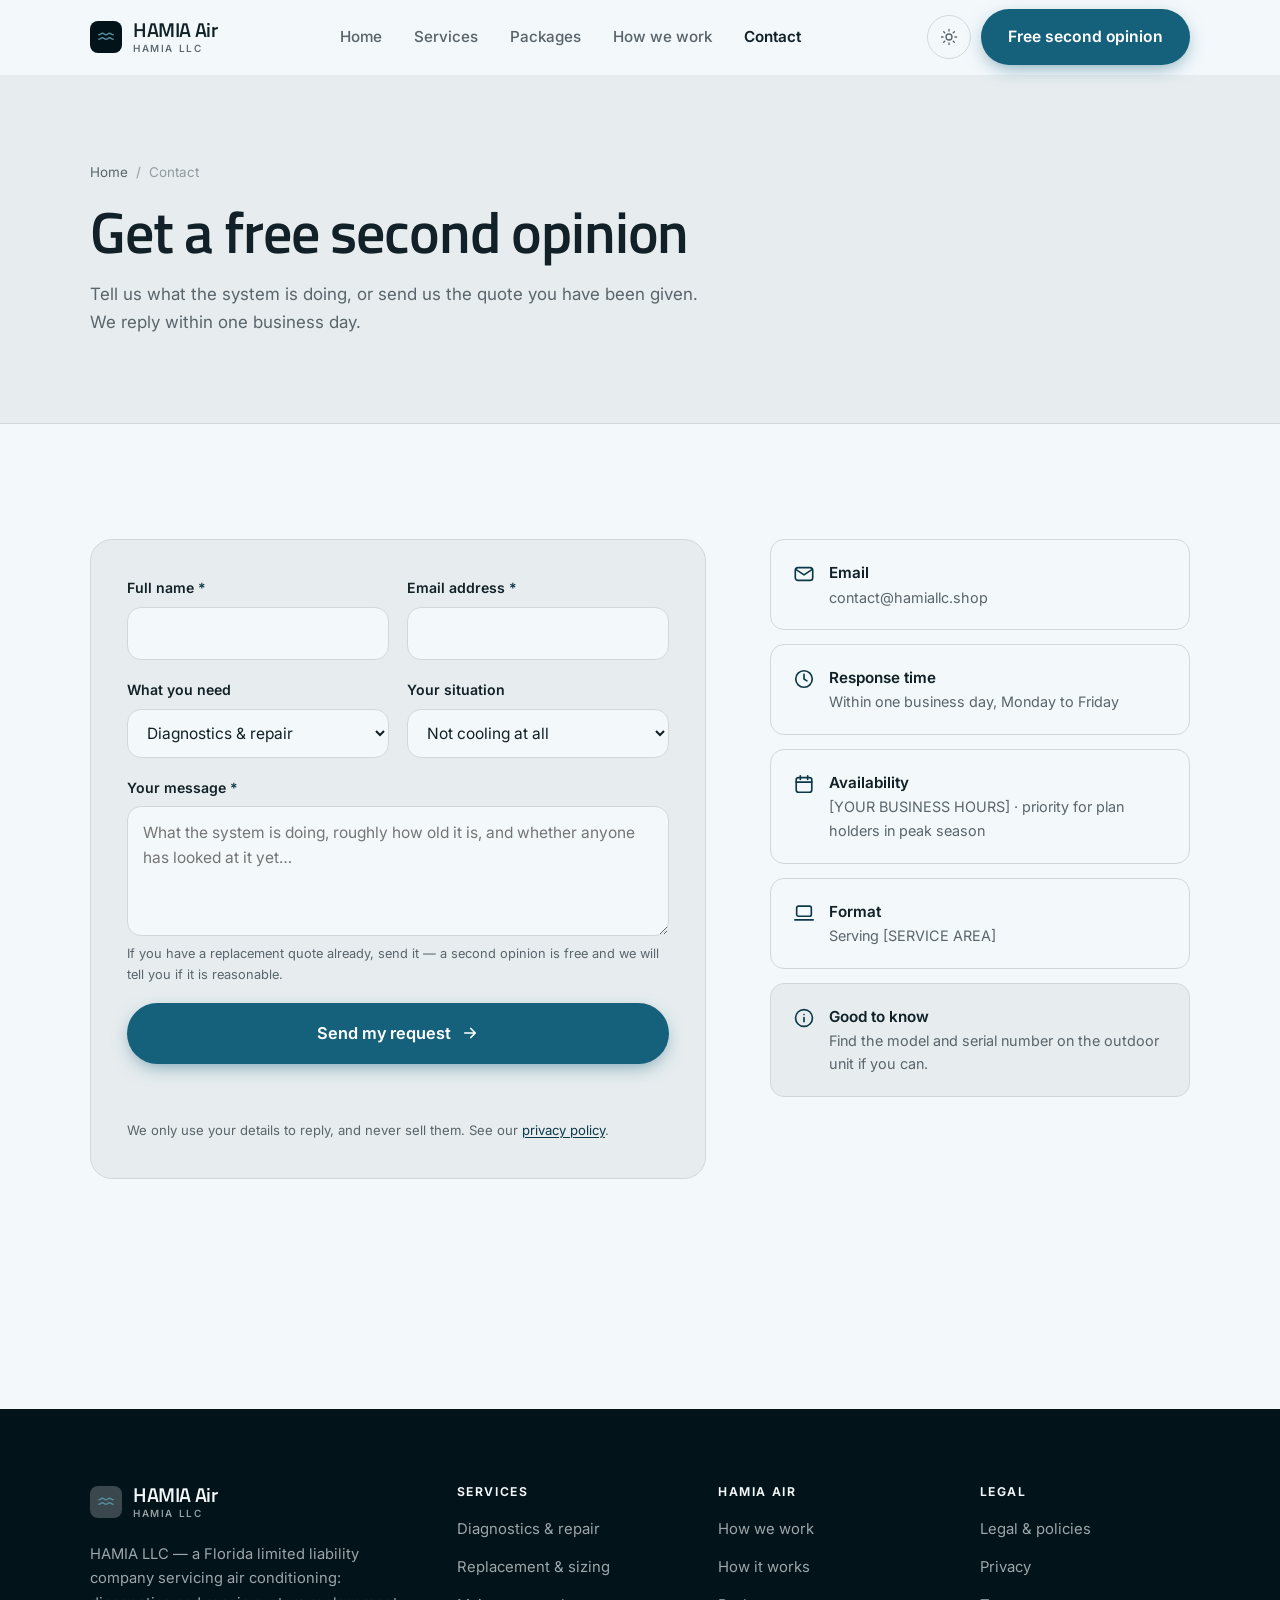
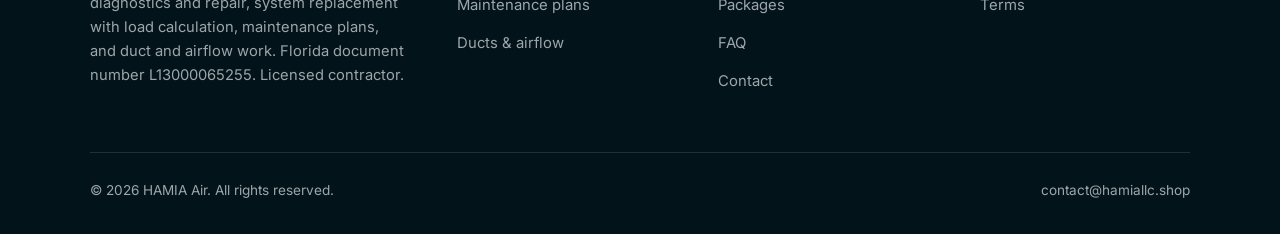
<file: contact.html>
<!DOCTYPE html>
<html lang="en" class="no-js">
<head>
<meta charset="utf-8">
<meta name="viewport" content="width=device-width, initial-scale=1">
<title>Contact — HAMIA Air</title>
<meta name="description" content="Contact HAMIA LLC about air conditioning. We reply within one business day.">
<link rel="canonical" href="https://hamiallc.shop/contact.html">

<meta property="og:type" content="website">
<meta property="og:url" content="https://hamiallc.shop/contact.html">
<meta property="og:site_name" content="HAMIA Air">
<meta property="og:locale" content="en_US">
<meta property="og:title" content="Contact — HAMIA Air">
<meta property="og:description" content="Contact HAMIA LLC about air conditioning. We reply within one business day.">
<meta name="theme-color" content="#03131a">

<link rel="icon" href="assets/img/favicon.svg" type="image/svg+xml">
<link rel="preconnect" href="https://fonts.googleapis.com">
<link rel="preconnect" href="https://fonts.gstatic.com" crossorigin>
<link rel="stylesheet" href="https://fonts.googleapis.com/css2?family=Titillium+Web:wght@400;600;700&family=Inter:wght@400..700&display=swap">
<link rel="stylesheet" href="assets/css/style.css">

<!-- Thème appliqué avant le premier rendu (évite le flash) -->
<script>
document.documentElement.classList.remove('no-js');
(function(){try{var t=localStorage.getItem('site-theme');if(t){document.documentElement.setAttribute('data-theme',t);}}catch(e){}})();
</script>
</head>

<body>
<a class="skip-link" href="#main">Skip to main content</a>

<header class="site-header">
  <nav class="wrap nav" aria-label="Main navigation">
    <a class="brand" href="index.html">
      <svg class="brand__mark" viewBox="0 0 64 64" aria-hidden="true">
        <rect class="bm-bg" width="64" height="64" rx="16"/>
        <g class="bm-ic" transform="translate(14 14) scale(1.5)" fill="none" stroke-width="2.1" stroke-linecap="round" stroke-linejoin="round"><path d="M2.5 9c2.4 0 2.4-2 4.75-2s2.4 2 4.75 2 2.4-2 4.75-2 2.4 2 4.75 2M2.5 15c2.4 0 2.4-2 4.75-2s2.4 2 4.75 2 2.4-2 4.75-2 2.4 2 4.75 2"/></g>
      </svg>
      <span>HAMIA Air<span class="brand__sub">HAMIA LLC</span></span>
    </a>

    <ul class="nav__links" id="nav-links">
      <li><a href="index.html">Home</a></li>
      <li><a href="programs.html">Services</a></li>
      <li><a href="index.html#pricing">Packages</a></li>
      <li><a href="about.html">How we work</a></li>
      <li><a href="contact.html" aria-current="page">Contact</a></li>
      <li><a class="btn btn--primary" href="contact.html">Free second opinion</a></li>
    </ul>

    <div class="nav__cta">
      <button class="theme-toggle" type="button" aria-label="Switch to dark theme">
        <svg class="icon-sun" viewBox="0 0 24 24" fill="none" stroke="currentColor" stroke-width="1.8" stroke-linecap="round" aria-hidden="true"><circle cx="12" cy="12" r="4"/><path d="M12 2v2m0 16v2M2 12h2m16 0h2M4.9 4.9l1.4 1.4m11.4 11.4 1.4 1.4M19.1 4.9l-1.4 1.4M6.3 17.7l-1.4 1.4"/></svg>
        <svg class="icon-moon" viewBox="0 0 24 24" fill="none" stroke="currentColor" stroke-width="1.8" stroke-linecap="round" stroke-linejoin="round" aria-hidden="true"><path d="M21 12.8A9 9 0 1 1 11.2 3a7 7 0 0 0 9.8 9.8z"/></svg>
      </button>
      <a class="btn btn--primary" href="contact.html">Free second opinion</a>
      <button class="nav__toggle" type="button" aria-expanded="false" aria-controls="nav-links" aria-label="Open menu">
        <svg class="icon-open" viewBox="0 0 24 24" fill="none" stroke="currentColor" stroke-width="2" stroke-linecap="round" aria-hidden="true"><path d="M3 6h18M3 12h18M3 18h18"/></svg>
        <svg class="icon-close" viewBox="0 0 24 24" fill="none" stroke="currentColor" stroke-width="2" stroke-linecap="round" aria-hidden="true"><path d="M6 6l12 12M18 6L6 18"/></svg>
      </button>
    </div>
  </nav>
</header>

<main id="main">

<section class="page-head">
  <div class="wrap">
    <nav class="breadcrumb" aria-label="Breadcrumb">
      <a href="index.html">Home</a><span>/</span><span aria-current="page">Contact</span>
    </nav>
    <h1>Get a free second opinion</h1>
    <p>Tell us what the system is doing, or send us the quote you have been given. We reply within one business day.</p>
  </div>
</section>

<section class="section wrap">
  <div class="form-layout">

    <!--
      FORM: the action attribute holds a placeholder id. Create a free form at
      https://formspree.io and replace VOTRE_ID_FORMSPREE. Until then, the button
      opens the visitor's email app with a pre-filled message to contact@hamiallc.shop.
    -->
    <form class="form" id="contact-form" action="https://formspree.io/f/VOTRE_ID_FORMSPREE" method="POST"
          data-email="contact@hamiallc.shop" data-subject="Air conditioning enquiry"
          data-msg-mail="Your email app will open with the message ready to send." data-msg-sending="Sending…"
          data-msg-ok="Thanks! Your message is on its way. We reply within one business day." data-msg-err="Sending failed. Please email us directly at">
      <div class="form__row">
        <div class="field">
          <label for="nom">Full name <span class="req" aria-hidden="true">*</span></label>
          <input type="text" id="nom" name="nom" autocomplete="name" required>
        </div>
        <div class="field">
          <label for="email">Email address <span class="req" aria-hidden="true">*</span></label>
          <input type="email" id="email" name="email" autocomplete="email" required>
        </div>
      </div>

      <div class="form__row">
        <div class="field">
          <label for="programme">What you need</label>
          <select id="programme" name="programme">
            <option>Diagnostics &amp; repair</option>
            <option>Replacement &amp; sizing</option>
            <option>Maintenance plans</option>
            <option>Ducts &amp; airflow</option>
            <option>Not sure yet</option>
          </select>
        </div>
        <div class="field">
          <label for="niveau">Your situation</label>
          <select id="niveau" name="niveau">
            <option>Not cooling at all</option>
            <option>Quoted for a replacement</option>
            <option>A room that never cools</option>
            <option>Want a maintenance plan</option>
          </select>
        </div>
      </div>

      <div class="field">
        <label for="message">Your message <span class="req" aria-hidden="true">*</span></label>
        <textarea id="message" name="message" required placeholder="What the system is doing, roughly how old it is, and whether anyone has looked at it yet…"></textarea>
        <span class="field__hint">If you have a replacement quote already, send it — a second opinion is free and we will tell you if it is reasonable.</span>
      </div>

      <!-- Bot trap: hidden from humans -->
      <div class="visually-hidden" aria-hidden="true">
        <label for="site-web">Leave this field empty</label>
        <input type="text" id="site-web" name="_gotcha" tabindex="-1" autocomplete="off">
      </div>

      <button class="btn btn--primary btn--lg" type="submit">Send my request <svg viewBox="0 0 24 24" fill="none" stroke="currentColor" stroke-width="2.2" stroke-linecap="round" stroke-linejoin="round" aria-hidden="true"><path d="M5 12h14M13 6l6 6-6 6"/></svg></button>

      <p id="form-status" class="form__status" role="status" aria-live="polite"></p>

      <p class="form__note">
        We only use your details to reply, and never sell them. See our <a href="legal.html#privacy">privacy policy</a>.
      </p>
    </form>

    <aside class="contact-aside">
      <div class="contact-card">
        <svg viewBox="0 0 24 24" fill="none" stroke="currentColor" stroke-width="1.8" stroke-linecap="round" stroke-linejoin="round" aria-hidden="true"><rect x="2.5" y="5" width="19" height="14" rx="3"/><path d="M3 7l9 6 9-6"/></svg>
        <div><b>Email</b><a href="mailto:contact@hamiallc.shop">contact@hamiallc.shop</a></div>
      </div>
      <div class="contact-card">
        <svg viewBox="0 0 24 24" fill="none" stroke="currentColor" stroke-width="1.8" stroke-linecap="round" stroke-linejoin="round" aria-hidden="true"><circle cx="12" cy="12" r="9"/><path d="M12 7v5l3.2 2"/></svg>
        <div><b>Response time</b><span>Within one business day, Monday to Friday</span></div>
      </div>
      <div class="contact-card">
        <svg viewBox="0 0 24 24" fill="none" stroke="currentColor" stroke-width="1.8" stroke-linecap="round" stroke-linejoin="round" aria-hidden="true"><rect x="3.5" y="5" width="17" height="16" rx="2.5"/><path d="M8 3v4M16 3v4M3.5 10h17"/></svg>
        <div><b>Availability</b><span>[YOUR BUSINESS HOURS] · priority for plan holders in peak season</span></div>
      </div>
      <div class="contact-card">
        <svg viewBox="0 0 24 24" fill="none" stroke="currentColor" stroke-width="1.8" stroke-linecap="round" stroke-linejoin="round" aria-hidden="true"><rect x="4" y="4.5" width="16" height="11" rx="2"/><path d="M2 19.5h20"/></svg>
        <div><b>Format</b><span>Serving [SERVICE AREA]</span></div>
      </div>
      <div class="contact-card contact-card--soft">
        <svg viewBox="0 0 24 24" fill="none" stroke="currentColor" stroke-width="1.8" stroke-linecap="round" stroke-linejoin="round" aria-hidden="true"><circle cx="12" cy="12" r="9.2"/><path d="M12 16v-4.5M12 8.2v.1"/></svg>
        <div><b>Good to know</b><span>Find the model and serial number on the outdoor unit if you can.</span></div>
      </div>
    </aside>

  </div>
</section>

</main>

<footer class="site-footer">
  <div class="wrap">
    <div class="footer__grid">
      <div class="footer__brand">
        <a class="brand" href="index.html">
          <svg class="brand__mark" viewBox="0 0 64 64" aria-hidden="true">
        <rect class="bm-bg" width="64" height="64" rx="16"/>
        <g class="bm-ic" transform="translate(14 14) scale(1.5)" fill="none" stroke-width="2.1" stroke-linecap="round" stroke-linejoin="round"><path d="M2.5 9c2.4 0 2.4-2 4.75-2s2.4 2 4.75 2 2.4-2 4.75-2 2.4 2 4.75 2M2.5 15c2.4 0 2.4-2 4.75-2s2.4 2 4.75 2 2.4-2 4.75-2 2.4 2 4.75 2"/></g>
      </svg>
          <span>HAMIA Air<span class="brand__sub">HAMIA LLC</span></span>
        </a>
        <p>HAMIA LLC — a Florida limited liability company servicing air conditioning: diagnostics and repair, system replacement with load calculation, maintenance plans, and duct and airflow work. Florida document number L13000065255. Licensed contractor.</p>
      </div>

      <div class="footer__col">
        <h4>Services</h4>
        <ul>
          <li><a href="programs.html#repair">Diagnostics &amp; repair</a></li>
          <li><a href="programs.html#replacement">Replacement &amp; sizing</a></li>
          <li><a href="programs.html#maintenance">Maintenance plans</a></li>
          <li><a href="programs.html#ducts">Ducts &amp; airflow</a></li>
        </ul>
      </div>

      <div class="footer__col">
        <h4>HAMIA Air</h4>
        <ul>
          <li><a href="about.html">How we work</a></li>
          <li><a href="index.html#how-it-works">How it works</a></li>
          <li><a href="index.html#pricing">Packages</a></li>
          <li><a href="index.html#faq">FAQ</a></li>
          <li><a href="contact.html">Contact</a></li>
        </ul>
      </div>

      <div class="footer__col">
        <h4>Legal</h4>
        <ul>
          <li><a href="legal.html">Legal &amp; policies</a></li>
          <li><a href="legal.html#privacy">Privacy</a></li>
          <li><a href="legal.html#terms">Terms</a></li>
        </ul>
      </div>
    </div>

    <div class="footer__bottom">
      <p>© <span data-year>2026</span> HAMIA Air. All rights reserved.</p>
      <p><a href="mailto:contact@hamiallc.shop">contact@hamiallc.shop</a></p>
    </div>
  </div>
</footer>

<script src="assets/js/main.js" defer></script>
</body>
</html>
</file>
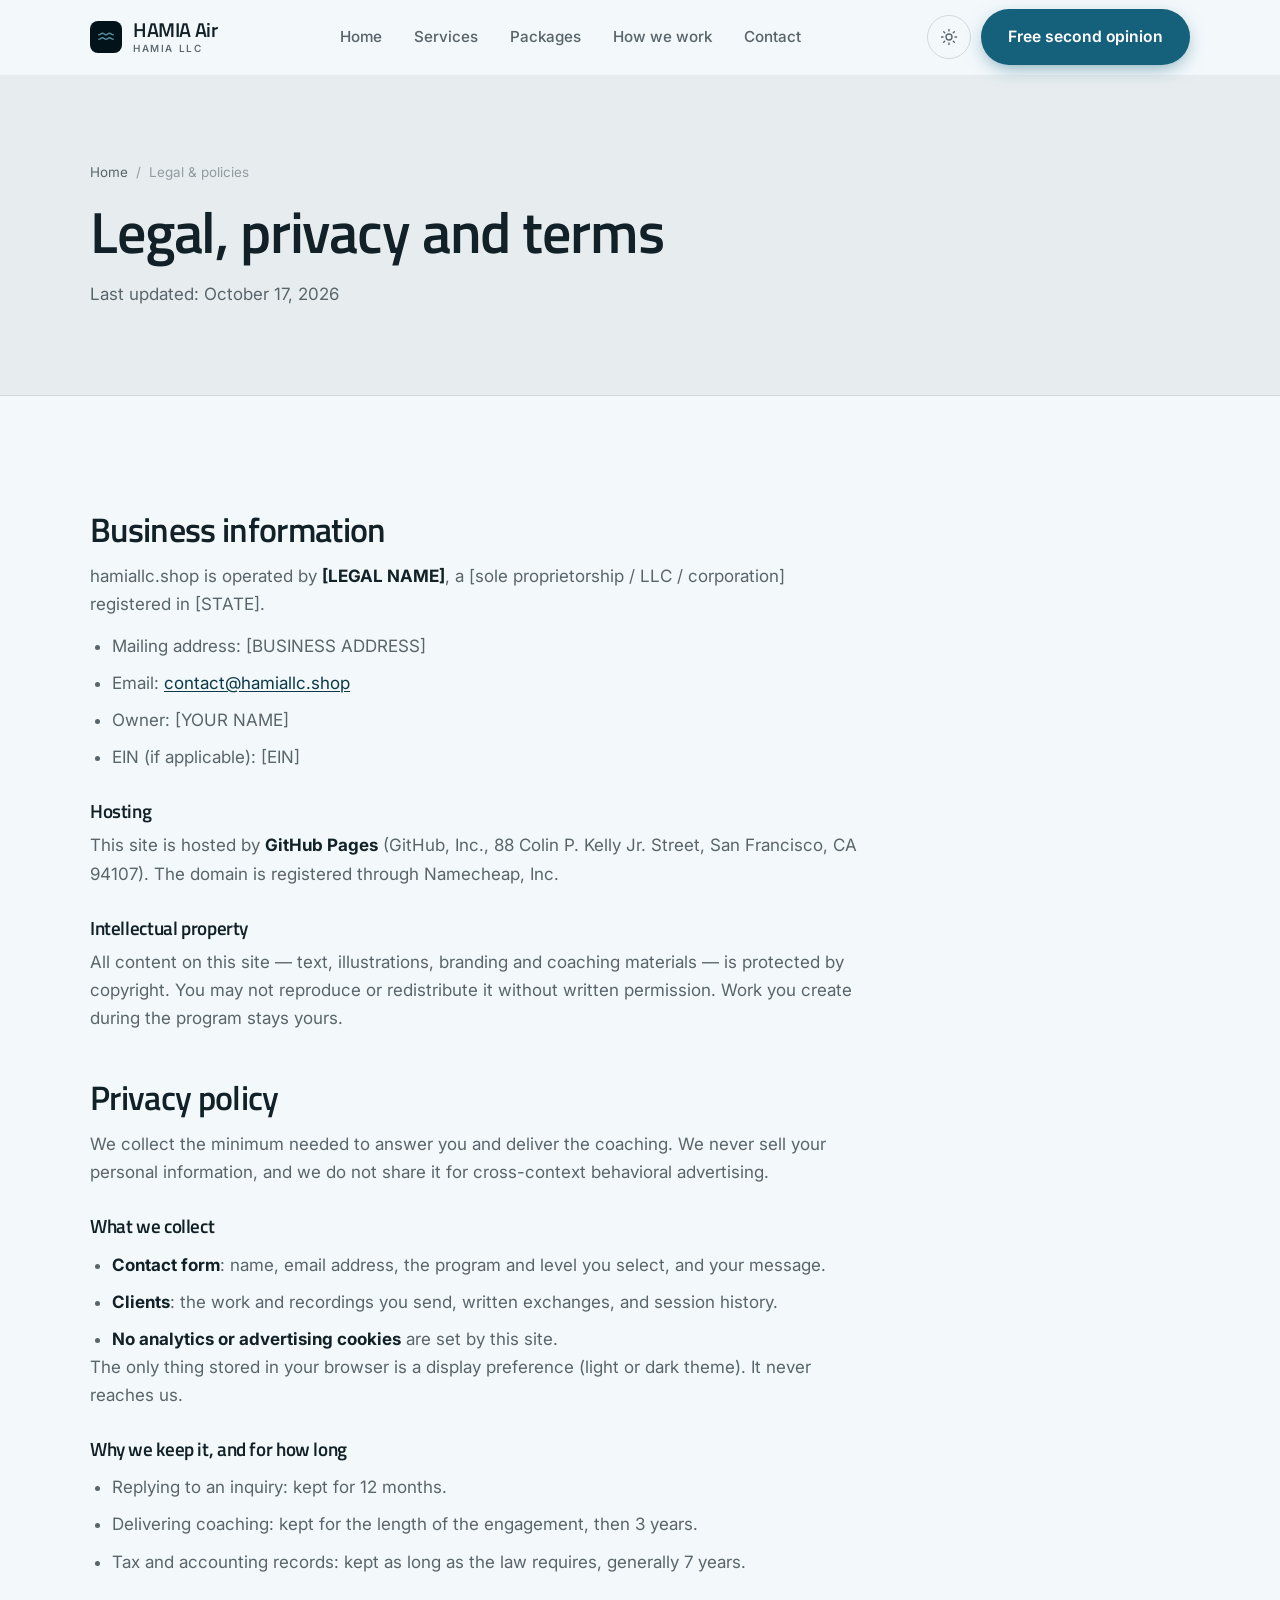
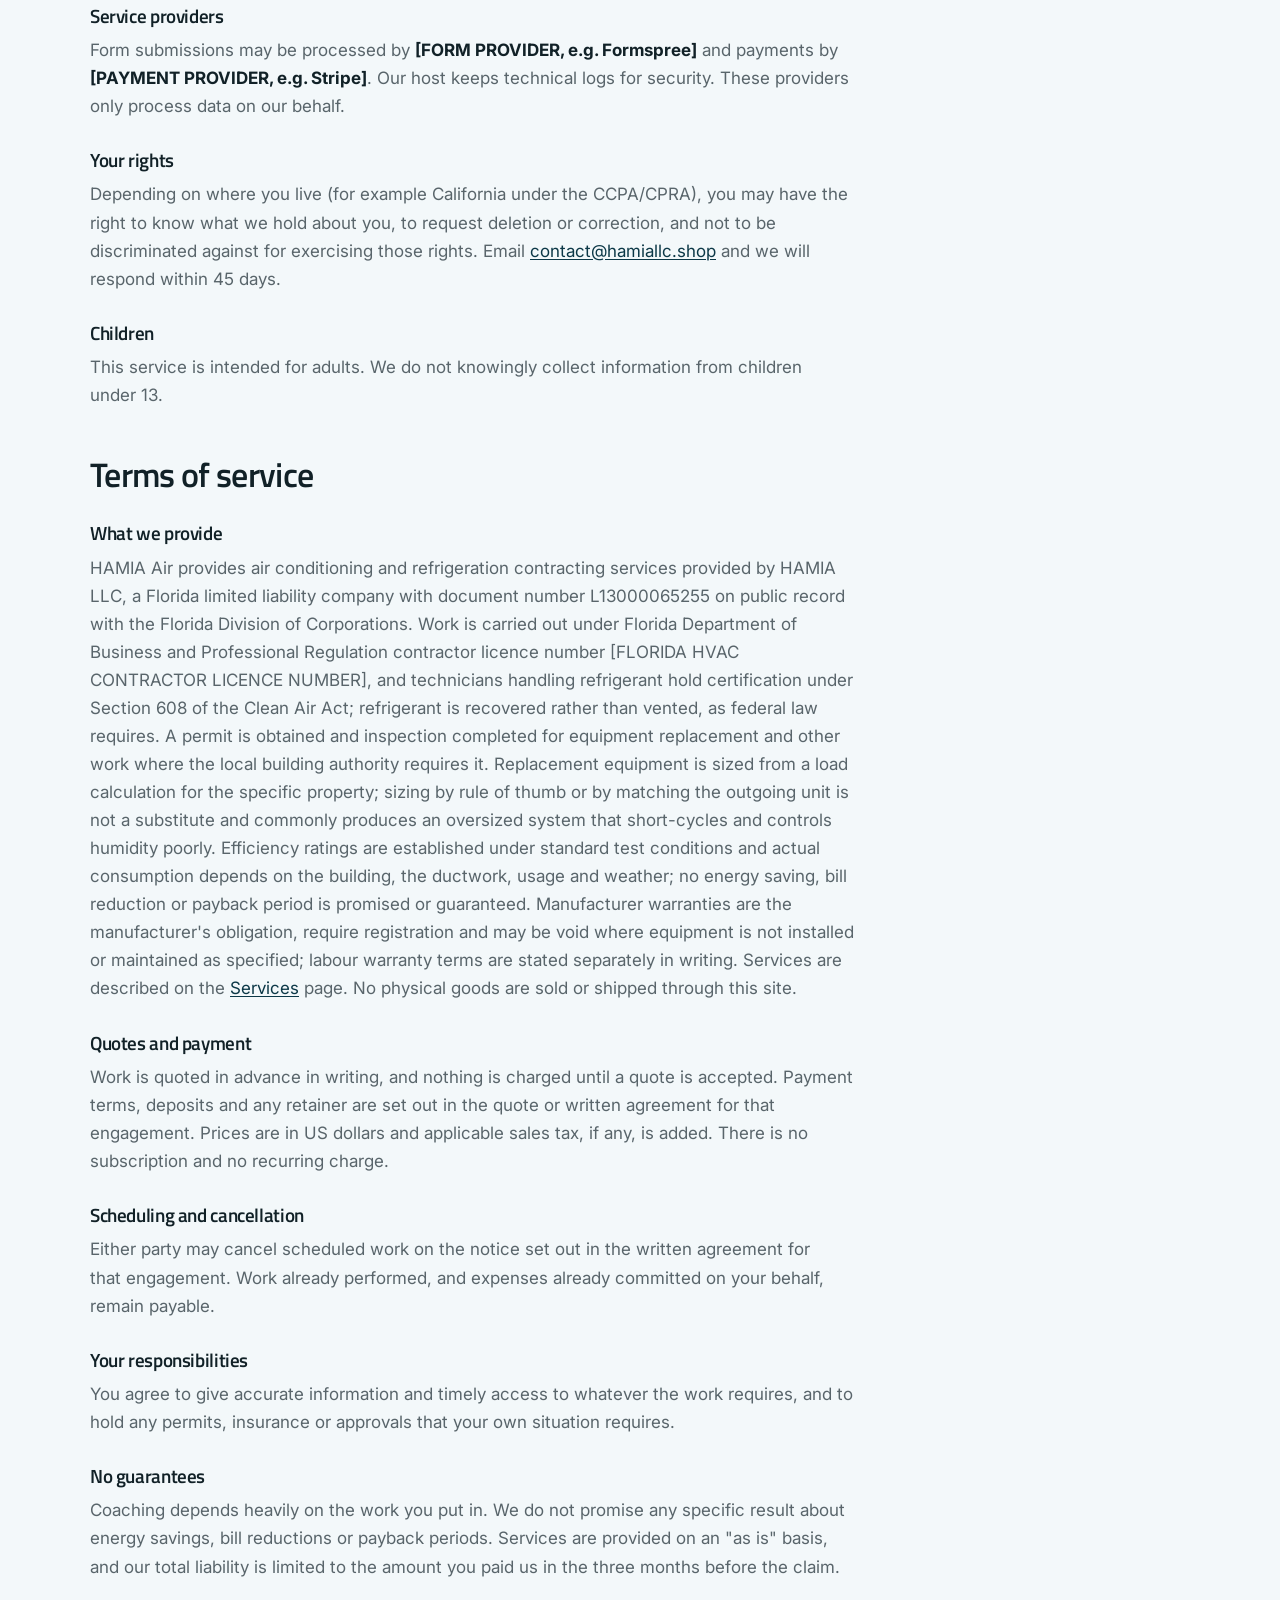
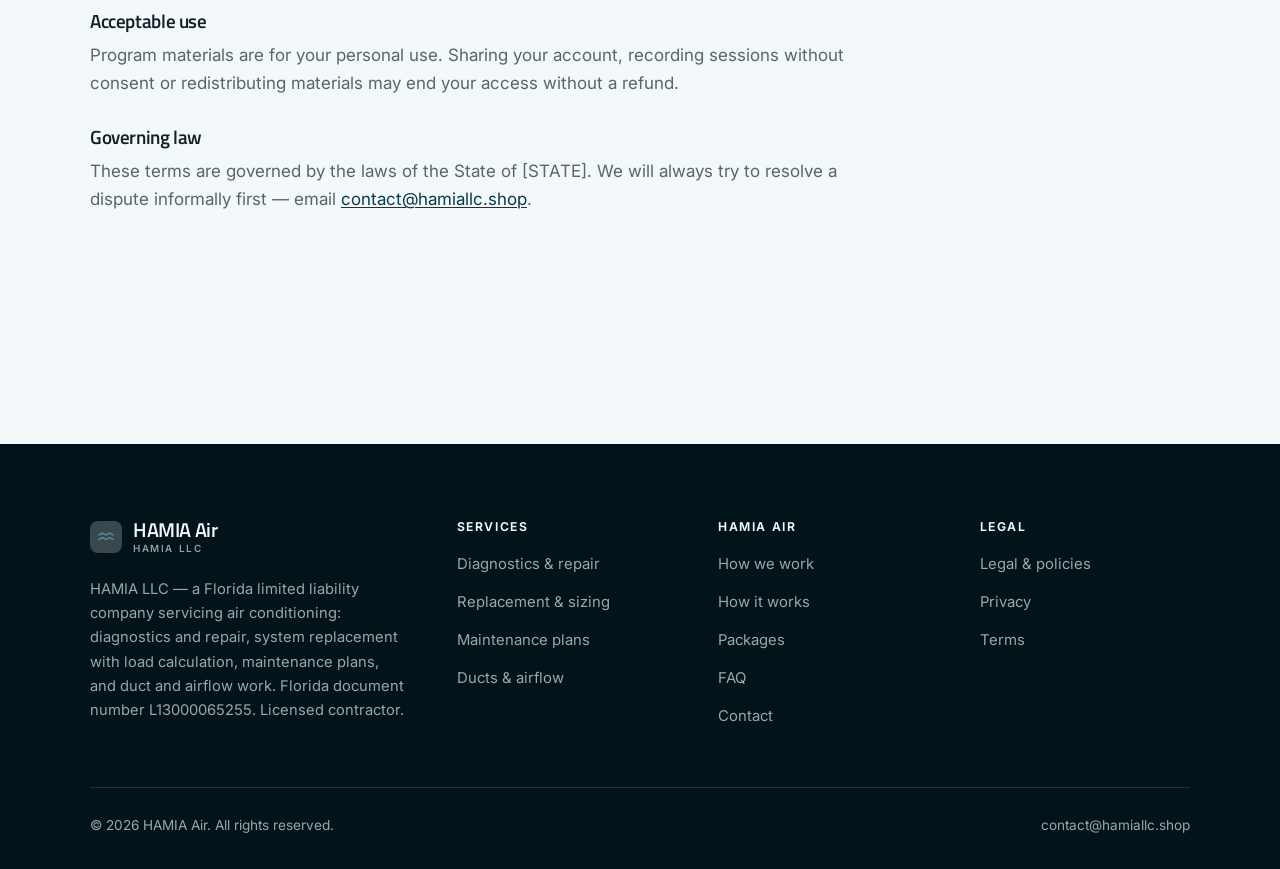
<file: legal.html>
<!DOCTYPE html>
<html lang="en" class="no-js">
<head>
<meta charset="utf-8">
<meta name="viewport" content="width=device-width, initial-scale=1">
<title>Legal, privacy and terms — HAMIA Air</title>
<meta name="description" content="Business information, privacy policy and terms of service for HAMIA Air.">
<meta name="robots" content="noindex">

<meta property="og:type" content="website">
<meta property="og:url" content="https://hamiallc.shop/legal.html">
<meta property="og:site_name" content="HAMIA Air">
<meta property="og:locale" content="en_US">
<meta property="og:title" content="Legal, privacy and terms — HAMIA Air">
<meta property="og:description" content="Business information, privacy policy and terms of service for HAMIA Air.">
<meta name="theme-color" content="#03131a">

<link rel="icon" href="assets/img/favicon.svg" type="image/svg+xml">
<link rel="preconnect" href="https://fonts.googleapis.com">
<link rel="preconnect" href="https://fonts.gstatic.com" crossorigin>
<link rel="stylesheet" href="https://fonts.googleapis.com/css2?family=Titillium+Web:wght@400;600;700&family=Inter:wght@400..700&display=swap">
<link rel="stylesheet" href="assets/css/style.css">

<!-- Thème appliqué avant le premier rendu (évite le flash) -->
<script>
document.documentElement.classList.remove('no-js');
(function(){try{var t=localStorage.getItem('site-theme');if(t){document.documentElement.setAttribute('data-theme',t);}}catch(e){}})();
</script>
</head>

<body>
<a class="skip-link" href="#main">Skip to main content</a>

<header class="site-header">
  <nav class="wrap nav" aria-label="Main navigation">
    <a class="brand" href="index.html">
      <svg class="brand__mark" viewBox="0 0 64 64" aria-hidden="true">
        <rect class="bm-bg" width="64" height="64" rx="16"/>
        <g class="bm-ic" transform="translate(14 14) scale(1.5)" fill="none" stroke-width="2.1" stroke-linecap="round" stroke-linejoin="round"><path d="M2.5 9c2.4 0 2.4-2 4.75-2s2.4 2 4.75 2 2.4-2 4.75-2 2.4 2 4.75 2M2.5 15c2.4 0 2.4-2 4.75-2s2.4 2 4.75 2 2.4-2 4.75-2 2.4 2 4.75 2"/></g>
      </svg>
      <span>HAMIA Air<span class="brand__sub">HAMIA LLC</span></span>
    </a>

    <ul class="nav__links" id="nav-links">
      <li><a href="index.html">Home</a></li>
      <li><a href="programs.html">Services</a></li>
      <li><a href="index.html#pricing">Packages</a></li>
      <li><a href="about.html">How we work</a></li>
      <li><a href="contact.html">Contact</a></li>
      <li><a class="btn btn--primary" href="contact.html">Free second opinion</a></li>
    </ul>

    <div class="nav__cta">
      <button class="theme-toggle" type="button" aria-label="Switch to dark theme">
        <svg class="icon-sun" viewBox="0 0 24 24" fill="none" stroke="currentColor" stroke-width="1.8" stroke-linecap="round" aria-hidden="true"><circle cx="12" cy="12" r="4"/><path d="M12 2v2m0 16v2M2 12h2m16 0h2M4.9 4.9l1.4 1.4m11.4 11.4 1.4 1.4M19.1 4.9l-1.4 1.4M6.3 17.7l-1.4 1.4"/></svg>
        <svg class="icon-moon" viewBox="0 0 24 24" fill="none" stroke="currentColor" stroke-width="1.8" stroke-linecap="round" stroke-linejoin="round" aria-hidden="true"><path d="M21 12.8A9 9 0 1 1 11.2 3a7 7 0 0 0 9.8 9.8z"/></svg>
      </button>
      <a class="btn btn--primary" href="contact.html">Free second opinion</a>
      <button class="nav__toggle" type="button" aria-expanded="false" aria-controls="nav-links" aria-label="Open menu">
        <svg class="icon-open" viewBox="0 0 24 24" fill="none" stroke="currentColor" stroke-width="2" stroke-linecap="round" aria-hidden="true"><path d="M3 6h18M3 12h18M3 18h18"/></svg>
        <svg class="icon-close" viewBox="0 0 24 24" fill="none" stroke="currentColor" stroke-width="2" stroke-linecap="round" aria-hidden="true"><path d="M6 6l12 12M18 6L6 18"/></svg>
      </button>
    </div>
  </nav>
</header>

<main id="main">

<section class="page-head">
  <div class="wrap">
    <nav class="breadcrumb" aria-label="Breadcrumb">
      <a href="index.html">Home</a><span>/</span><span aria-current="page">Legal &amp; policies</span>
    </nav>
    <h1>Legal, privacy and terms</h1>
    <p>Last updated: <time datetime="2026-10-17">October 17, 2026</time></p>
  </div>
</section>

<section class="section wrap">
  <div class="prose">

    <!--
      TO DO: this is a skeleton, not legal advice. Replace every [BRACKET] with
      your real details before selling, and have a lawyer review it if you can.
      Consumer protection rules differ by state.
    -->

    <h2 id="business">Business information</h2>
    <p>
      hamiallc.shop is operated by <strong>[LEGAL NAME]</strong>, a [sole proprietorship / LLC / corporation]
      registered in [STATE].
    </p>
    <ul>
      <li>Mailing address: [BUSINESS ADDRESS]</li>
      <li>Email: <a href="mailto:contact@hamiallc.shop">contact@hamiallc.shop</a></li>
      <li>Owner: [YOUR NAME]</li>
      <li>EIN (if applicable): [EIN]</li>
    </ul>

    <h3>Hosting</h3>
    <p>
      This site is hosted by <strong>GitHub Pages</strong> (GitHub, Inc., 88 Colin P. Kelly Jr. Street,
      San Francisco, CA 94107). The domain is registered through Namecheap, Inc.
    </p>

    <h3>Intellectual property</h3>
    <p>
      All content on this site — text, illustrations, branding and coaching materials — is protected by
      copyright. You may not reproduce or redistribute it without written permission. Work you create during
      the program stays yours.
    </p>

    <h2 id="privacy">Privacy policy</h2>
    <p>
      We collect the minimum needed to answer you and deliver the coaching. We never sell your personal
      information, and we do not share it for cross-context behavioral advertising.
    </p>
    <h3>What we collect</h3>
    <ul>
      <li><strong>Contact form</strong>: name, email address, the program and level you select, and your message.</li>
      <li><strong>Clients</strong>: the work and recordings you send, written exchanges, and session history.</li>
      <li><strong>No analytics or advertising cookies</strong> are set by this site.</li>
    </ul>
    <p>
      The only thing stored in your browser is a display preference (light or dark theme). It never reaches us.
    </p>
    <h3>Why we keep it, and for how long</h3>
    <ul>
      <li>Replying to an inquiry: kept for 12 months.</li>
      <li>Delivering coaching: kept for the length of the engagement, then 3 years.</li>
      <li>Tax and accounting records: kept as long as the law requires, generally 7 years.</li>
    </ul>
    <h3>Service providers</h3>
    <p>
      Form submissions may be processed by <strong>[FORM PROVIDER, e.g. Formspree]</strong> and payments by
      <strong>[PAYMENT PROVIDER, e.g. Stripe]</strong>. Our host keeps technical logs for security. These
      providers only process data on our behalf.
    </p>
    <h3>Your rights</h3>
    <p>
      Depending on where you live (for example California under the CCPA/CPRA), you may have the right to
      know what we hold about you, to request deletion or correction, and not to be discriminated against for
      exercising those rights. Email <a href="mailto:contact@hamiallc.shop">contact@hamiallc.shop</a> and we will respond within 45 days.
    </p>
    <h3>Children</h3>
    <p>
      This service is intended for adults. We do not knowingly collect information from children under 13.
    </p>

    <h2 id="terms">Terms of service</h2>
    <h3>What we provide</h3>
    <p>
      HAMIA Air provides air conditioning and refrigeration contracting services provided by HAMIA LLC, a Florida limited liability company with document number L13000065255 on public record with the Florida Division of Corporations. Work is carried out under Florida Department of Business and Professional Regulation contractor licence number [FLORIDA HVAC CONTRACTOR LICENCE NUMBER], and technicians handling refrigerant hold certification under Section 608 of the Clean Air Act; refrigerant is recovered rather than vented, as federal law requires. A permit is obtained and inspection completed for equipment replacement and other work where the local building authority requires it. Replacement equipment is sized from a load calculation for the specific property; sizing by rule of thumb or by matching the outgoing unit is not a substitute and commonly produces an oversized system that short-cycles and controls humidity poorly. Efficiency ratings are established under standard test conditions and actual consumption depends on the building, the ductwork, usage and weather; no energy saving, bill reduction or payback period is promised or guaranteed. Manufacturer warranties are the manufacturer's obligation, require registration and may be void where equipment is not installed or maintained as specified; labour warranty terms are stated separately in writing. Services are described on the
      <a href="programs.html">Services</a> page. No physical goods are sold or shipped through this site.
    </p>
    <h3>Quotes and payment</h3>
    <p>
      Work is quoted in advance in writing, and nothing is charged until a quote is accepted. Payment terms,
      deposits and any retainer are set out in the quote or written agreement for that engagement. Prices are in
      US dollars and applicable sales tax, if any, is added. There is no subscription and no recurring charge.
    </p>
    <h3>Scheduling and cancellation</h3>
    <p>
      Either party may cancel scheduled work on the notice set out in the written agreement for that engagement.
      Work already performed, and expenses already committed on your behalf, remain payable.
    </p>
    <h3>Your responsibilities</h3>
    <p>
      You agree to give accurate information and timely access to whatever the work requires, and to hold any
      permits, insurance or approvals that your own situation requires.
    </p>

    <h3>No guarantees</h3>
    <p>
      Coaching depends heavily on the work you put in. We do not promise any specific result
      about energy savings, bill reductions or payback periods. Services are provided on an "as is" basis, and our total
      liability is limited to the amount you paid us in the three months before the claim.
    </p>
    <h3>Acceptable use</h3>
    <p>
      Program materials are for your personal use. Sharing your account, recording sessions without consent
      or redistributing materials may end your access without a refund.
    </p>
    <h3>Governing law</h3>
    <p>
      These terms are governed by the laws of the State of [STATE]. We will always try to resolve a dispute
      informally first — email <a href="mailto:contact@hamiallc.shop">contact@hamiallc.shop</a>.
    </p>

  </div>
</section>

</main>

<footer class="site-footer">
  <div class="wrap">
    <div class="footer__grid">
      <div class="footer__brand">
        <a class="brand" href="index.html">
          <svg class="brand__mark" viewBox="0 0 64 64" aria-hidden="true">
        <rect class="bm-bg" width="64" height="64" rx="16"/>
        <g class="bm-ic" transform="translate(14 14) scale(1.5)" fill="none" stroke-width="2.1" stroke-linecap="round" stroke-linejoin="round"><path d="M2.5 9c2.4 0 2.4-2 4.75-2s2.4 2 4.75 2 2.4-2 4.75-2 2.4 2 4.75 2M2.5 15c2.4 0 2.4-2 4.75-2s2.4 2 4.75 2 2.4-2 4.75-2 2.4 2 4.75 2"/></g>
      </svg>
          <span>HAMIA Air<span class="brand__sub">HAMIA LLC</span></span>
        </a>
        <p>HAMIA LLC — a Florida limited liability company servicing air conditioning: diagnostics and repair, system replacement with load calculation, maintenance plans, and duct and airflow work. Florida document number L13000065255. Licensed contractor.</p>
      </div>

      <div class="footer__col">
        <h4>Services</h4>
        <ul>
          <li><a href="programs.html#repair">Diagnostics &amp; repair</a></li>
          <li><a href="programs.html#replacement">Replacement &amp; sizing</a></li>
          <li><a href="programs.html#maintenance">Maintenance plans</a></li>
          <li><a href="programs.html#ducts">Ducts &amp; airflow</a></li>
        </ul>
      </div>

      <div class="footer__col">
        <h4>HAMIA Air</h4>
        <ul>
          <li><a href="about.html">How we work</a></li>
          <li><a href="index.html#how-it-works">How it works</a></li>
          <li><a href="index.html#pricing">Packages</a></li>
          <li><a href="index.html#faq">FAQ</a></li>
          <li><a href="contact.html">Contact</a></li>
        </ul>
      </div>

      <div class="footer__col">
        <h4>Legal</h4>
        <ul>
          <li><a href="legal.html">Legal &amp; policies</a></li>
          <li><a href="legal.html#privacy">Privacy</a></li>
          <li><a href="legal.html#terms">Terms</a></li>
        </ul>
      </div>
    </div>

    <div class="footer__bottom">
      <p>© <span data-year>2026</span> HAMIA Air. All rights reserved.</p>
      <p><a href="mailto:contact@hamiallc.shop">contact@hamiallc.shop</a></p>
    </div>
  </div>
</footer>

<script src="assets/js/main.js" defer></script>
</body>
</html>
</file>
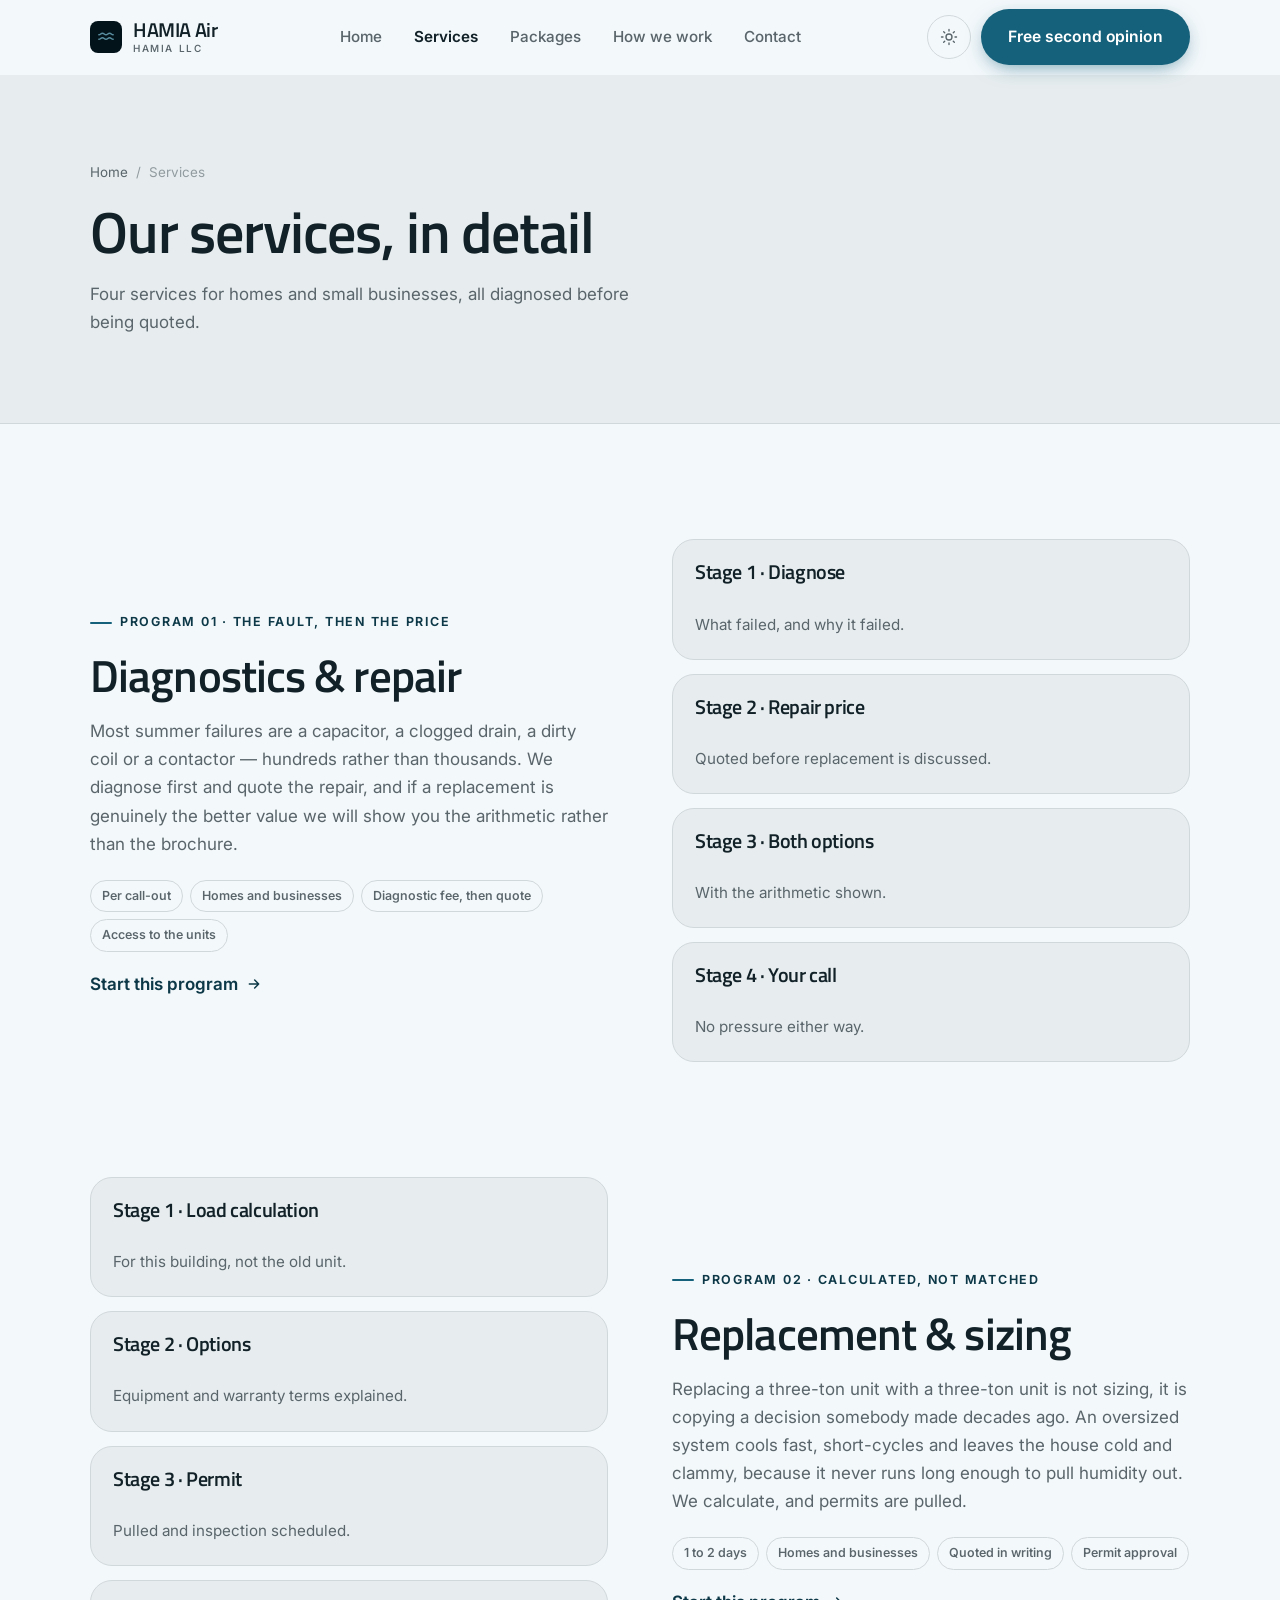
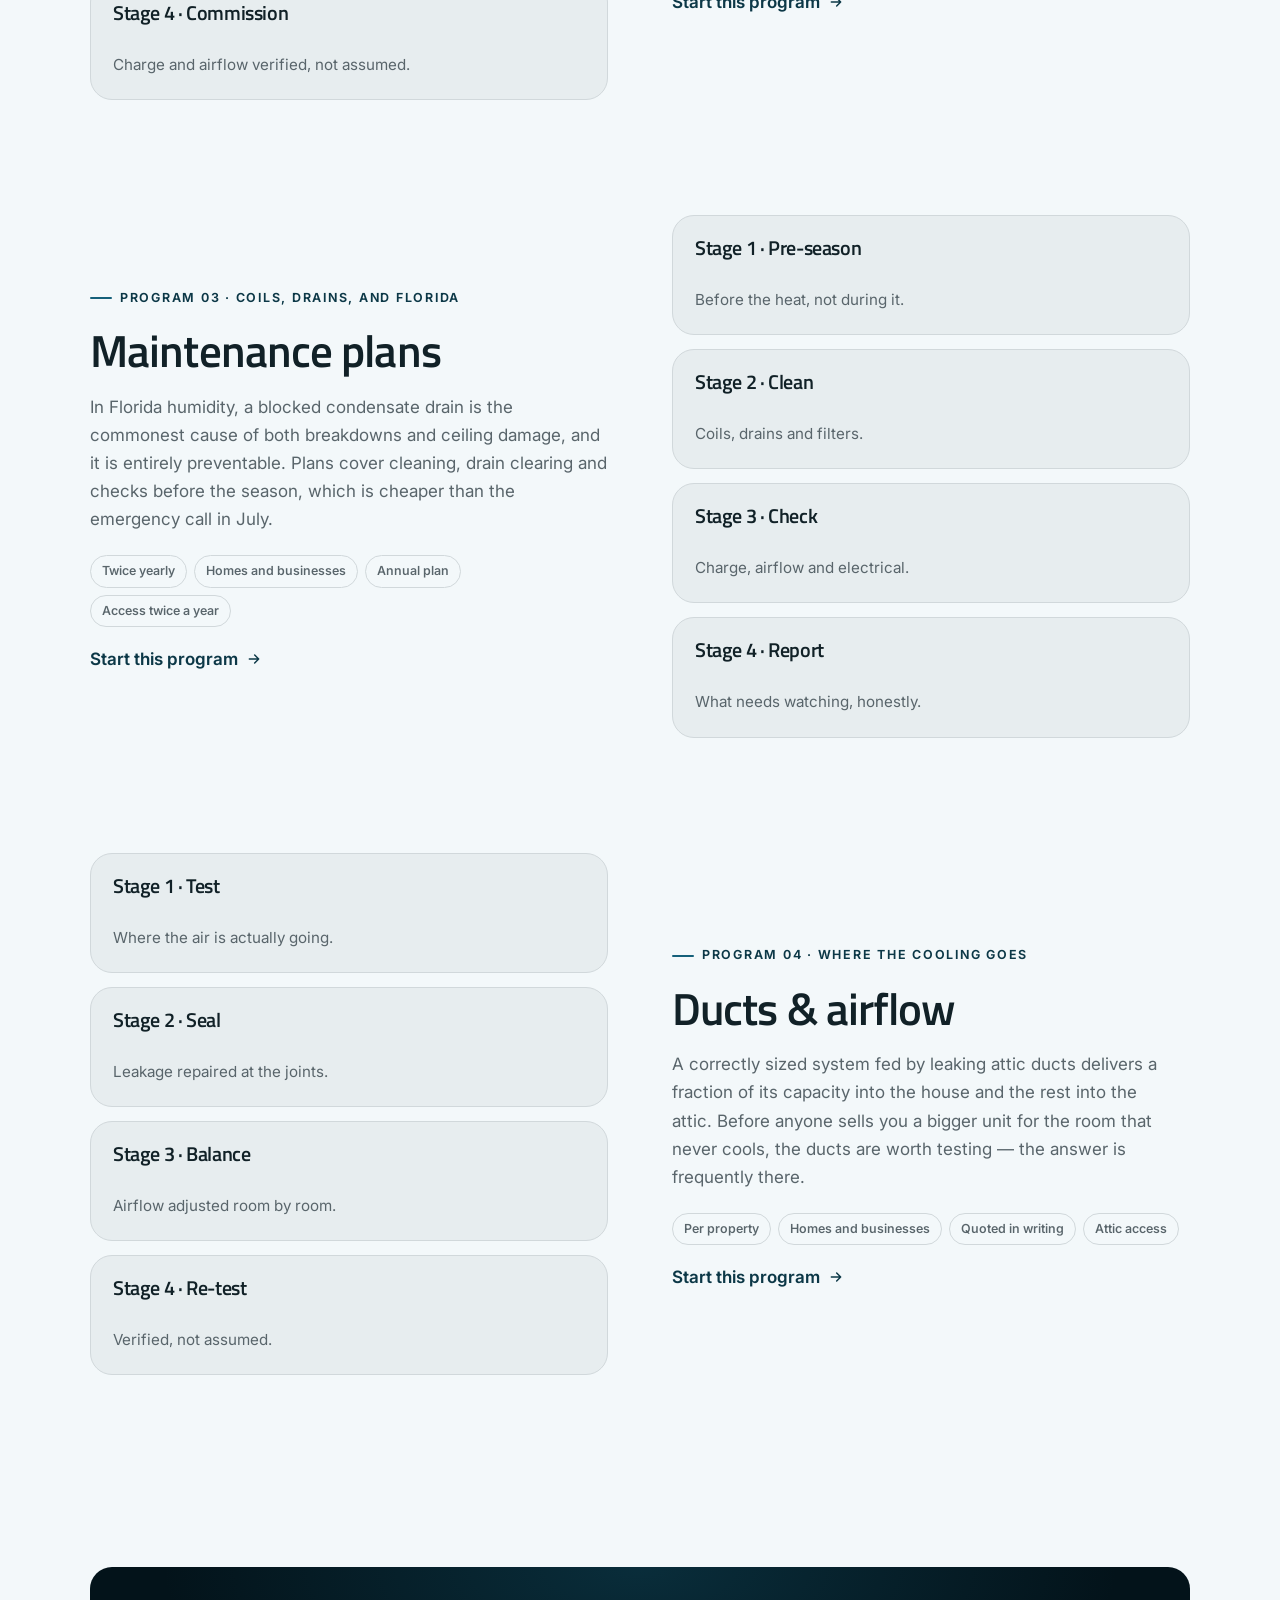
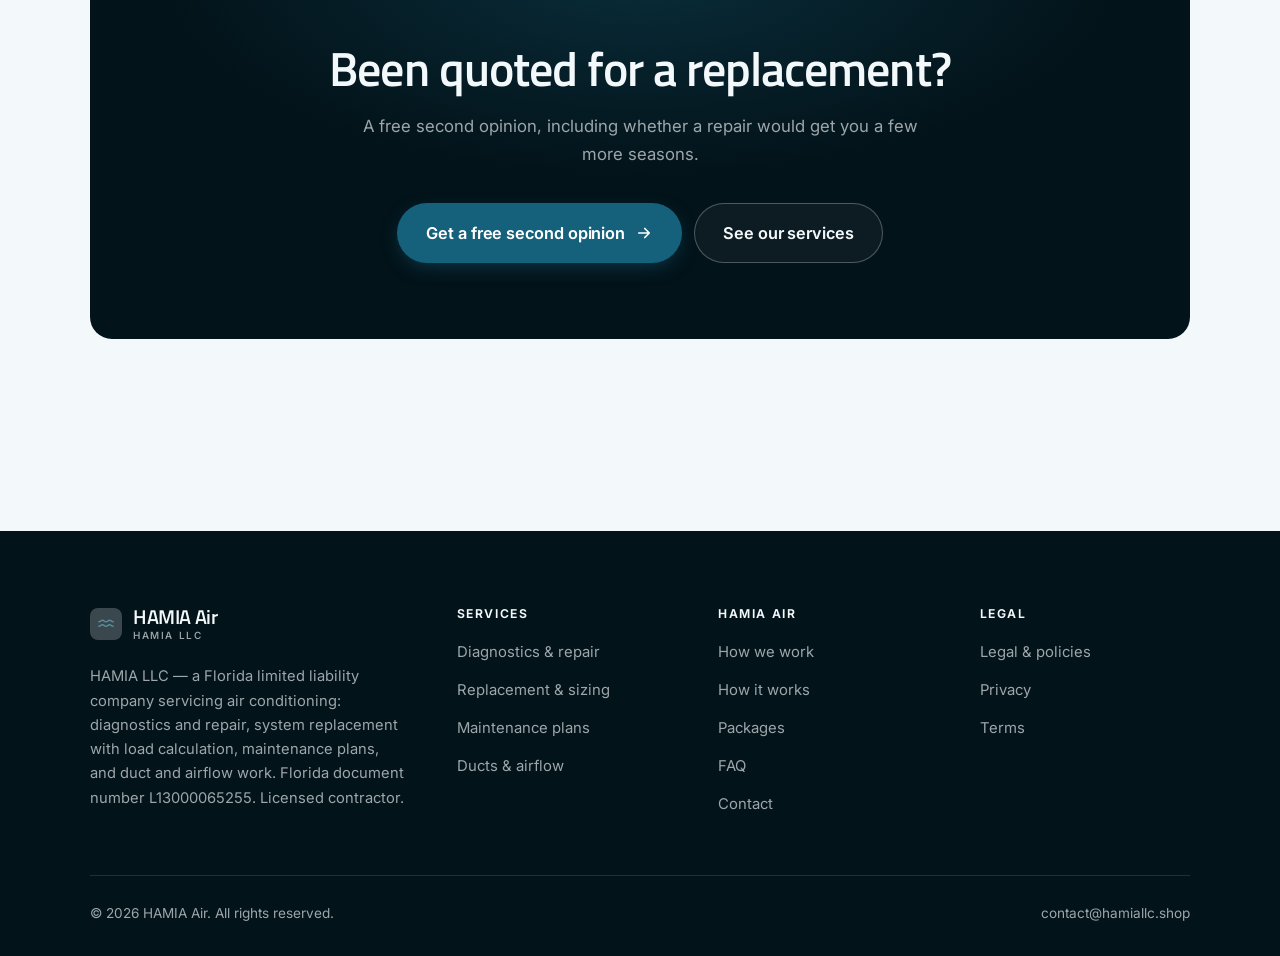
<file: programs.html>
<!DOCTYPE html>
<html lang="en" class="no-js">
<head>
<meta charset="utf-8">
<meta name="viewport" content="width=device-width, initial-scale=1">
<title>Services — HAMIA Air</title>
<meta name="description" content="Services of HAMIA LLC: diagnostics and repair, replacement and sizing, maintenance plans, and ducts and airflow.">
<link rel="canonical" href="https://hamiallc.shop/programs.html">

<meta property="og:type" content="website">
<meta property="og:url" content="https://hamiallc.shop/programs.html">
<meta property="og:site_name" content="HAMIA Air">
<meta property="og:locale" content="en_US">
<meta property="og:title" content="Services — HAMIA Air">
<meta property="og:description" content="Services of HAMIA LLC: diagnostics and repair, replacement and sizing, maintenance plans, and ducts and airflow.">
<meta name="theme-color" content="#03131a">

<link rel="icon" href="assets/img/favicon.svg" type="image/svg+xml">
<link rel="preconnect" href="https://fonts.googleapis.com">
<link rel="preconnect" href="https://fonts.gstatic.com" crossorigin>
<link rel="stylesheet" href="https://fonts.googleapis.com/css2?family=Titillium+Web:wght@400;600;700&family=Inter:wght@400..700&display=swap">
<link rel="stylesheet" href="assets/css/style.css">

<!-- Thème appliqué avant le premier rendu (évite le flash) -->
<script>
document.documentElement.classList.remove('no-js');
(function(){try{var t=localStorage.getItem('site-theme');if(t){document.documentElement.setAttribute('data-theme',t);}}catch(e){}})();
</script>
</head>

<body>
<a class="skip-link" href="#main">Skip to main content</a>

<header class="site-header">
  <nav class="wrap nav" aria-label="Main navigation">
    <a class="brand" href="index.html">
      <svg class="brand__mark" viewBox="0 0 64 64" aria-hidden="true">
        <rect class="bm-bg" width="64" height="64" rx="16"/>
        <g class="bm-ic" transform="translate(14 14) scale(1.5)" fill="none" stroke-width="2.1" stroke-linecap="round" stroke-linejoin="round"><path d="M2.5 9c2.4 0 2.4-2 4.75-2s2.4 2 4.75 2 2.4-2 4.75-2 2.4 2 4.75 2M2.5 15c2.4 0 2.4-2 4.75-2s2.4 2 4.75 2 2.4-2 4.75-2 2.4 2 4.75 2"/></g>
      </svg>
      <span>HAMIA Air<span class="brand__sub">HAMIA LLC</span></span>
    </a>

    <ul class="nav__links" id="nav-links">
      <li><a href="index.html">Home</a></li>
      <li><a href="programs.html" aria-current="page">Services</a></li>
      <li><a href="index.html#pricing">Packages</a></li>
      <li><a href="about.html">How we work</a></li>
      <li><a href="contact.html">Contact</a></li>
      <li><a class="btn btn--primary" href="contact.html">Free second opinion</a></li>
    </ul>

    <div class="nav__cta">
      <button class="theme-toggle" type="button" aria-label="Switch to dark theme">
        <svg class="icon-sun" viewBox="0 0 24 24" fill="none" stroke="currentColor" stroke-width="1.8" stroke-linecap="round" aria-hidden="true"><circle cx="12" cy="12" r="4"/><path d="M12 2v2m0 16v2M2 12h2m16 0h2M4.9 4.9l1.4 1.4m11.4 11.4 1.4 1.4M19.1 4.9l-1.4 1.4M6.3 17.7l-1.4 1.4"/></svg>
        <svg class="icon-moon" viewBox="0 0 24 24" fill="none" stroke="currentColor" stroke-width="1.8" stroke-linecap="round" stroke-linejoin="round" aria-hidden="true"><path d="M21 12.8A9 9 0 1 1 11.2 3a7 7 0 0 0 9.8 9.8z"/></svg>
      </button>
      <a class="btn btn--primary" href="contact.html">Free second opinion</a>
      <button class="nav__toggle" type="button" aria-expanded="false" aria-controls="nav-links" aria-label="Open menu">
        <svg class="icon-open" viewBox="0 0 24 24" fill="none" stroke="currentColor" stroke-width="2" stroke-linecap="round" aria-hidden="true"><path d="M3 6h18M3 12h18M3 18h18"/></svg>
        <svg class="icon-close" viewBox="0 0 24 24" fill="none" stroke="currentColor" stroke-width="2" stroke-linecap="round" aria-hidden="true"><path d="M6 6l12 12M18 6L6 18"/></svg>
      </button>
    </div>
  </nav>
</header>

<main id="main">

<section class="page-head">
  <div class="wrap">
    <nav class="breadcrumb" aria-label="Breadcrumb">
      <a href="index.html">Home</a><span>/</span><span aria-current="page">Services</span>
    </nav>
    <h1>Our services, in detail</h1>
    <p>Four services for homes and small businesses, all diagnosed before being quoted.</p>
  </div>
</section>

<section class="section wrap" id="repair">
  <div class="split reveal">
    <div>
      <span class="eyebrow">Program 01 · The fault, then the price</span>
      <h2>Diagnostics &amp; repair</h2>
      <p>Most summer failures are a capacitor, a clogged drain, a dirty coil or a contactor — hundreds rather than thousands. We diagnose first and quote the repair, and if a replacement is genuinely the better value we will show you the arithmetic rather than the brochure.</p>
      <ul class="tags"><li>Per call-out</li><li>Homes and businesses</li><li>Diagnostic fee, then quote</li><li>Access to the units</li></ul>
      <p><a class="arrow-link" href="contact.html">Start this program <svg viewBox="0 0 24 24" fill="none" stroke="currentColor" stroke-width="2.2" stroke-linecap="round" stroke-linejoin="round" aria-hidden="true"><path d="M5 12h14M13 6l6 6-6 6"/></svg></a></p>
    </div>
    <div class="grid grid--2 grid--tight">
      <article class="card card--sm">
        <h3>Stage 1 · Diagnose</h3>
        <p>What failed, and why it failed.</p>
      </article>
      <article class="card card--sm">
        <h3>Stage 2 · Repair price</h3>
        <p>Quoted before replacement is discussed.</p>
      </article>
      <article class="card card--sm">
        <h3>Stage 3 · Both options</h3>
        <p>With the arithmetic shown.</p>
      </article>
      <article class="card card--sm">
        <h3>Stage 4 · Your call</h3>
        <p>No pressure either way.</p>
      </article>
    </div>
  </div>
</section>

<section class="section section--flush wrap" id="replacement">
  <div class="split reveal">
    <div class="grid grid--2 grid--tight">
      <article class="card card--sm">
        <h3>Stage 1 · Load calculation</h3>
        <p>For this building, not the old unit.</p>
      </article>
      <article class="card card--sm">
        <h3>Stage 2 · Options</h3>
        <p>Equipment and warranty terms explained.</p>
      </article>
      <article class="card card--sm">
        <h3>Stage 3 · Permit</h3>
        <p>Pulled and inspection scheduled.</p>
      </article>
      <article class="card card--sm">
        <h3>Stage 4 · Commission</h3>
        <p>Charge and airflow verified, not assumed.</p>
      </article>
    </div>
    <div>
      <span class="eyebrow">Program 02 · Calculated, not matched</span>
      <h2>Replacement &amp; sizing</h2>
      <p>Replacing a three-ton unit with a three-ton unit is not sizing, it is copying a decision somebody made decades ago. An oversized system cools fast, short-cycles and leaves the house cold and clammy, because it never runs long enough to pull humidity out. We calculate, and permits are pulled.</p>
      <ul class="tags"><li>1 to 2 days</li><li>Homes and businesses</li><li>Quoted in writing</li><li>Permit approval</li></ul>
      <p><a class="arrow-link" href="contact.html">Start this program <svg viewBox="0 0 24 24" fill="none" stroke="currentColor" stroke-width="2.2" stroke-linecap="round" stroke-linejoin="round" aria-hidden="true"><path d="M5 12h14M13 6l6 6-6 6"/></svg></a></p>
    </div>
  </div>
</section>

<section class="section section--flush wrap" id="maintenance">
  <div class="split reveal">
    <div>
      <span class="eyebrow">Program 03 · Coils, drains, and Florida</span>
      <h2>Maintenance plans</h2>
      <p>In Florida humidity, a blocked condensate drain is the commonest cause of both breakdowns and ceiling damage, and it is entirely preventable. Plans cover cleaning, drain clearing and checks before the season, which is cheaper than the emergency call in July.</p>
      <ul class="tags"><li>Twice yearly</li><li>Homes and businesses</li><li>Annual plan</li><li>Access twice a year</li></ul>
      <p><a class="arrow-link" href="contact.html">Start this program <svg viewBox="0 0 24 24" fill="none" stroke="currentColor" stroke-width="2.2" stroke-linecap="round" stroke-linejoin="round" aria-hidden="true"><path d="M5 12h14M13 6l6 6-6 6"/></svg></a></p>
    </div>
    <div class="grid grid--2 grid--tight">
      <article class="card card--sm">
        <h3>Stage 1 · Pre-season</h3>
        <p>Before the heat, not during it.</p>
      </article>
      <article class="card card--sm">
        <h3>Stage 2 · Clean</h3>
        <p>Coils, drains and filters.</p>
      </article>
      <article class="card card--sm">
        <h3>Stage 3 · Check</h3>
        <p>Charge, airflow and electrical.</p>
      </article>
      <article class="card card--sm">
        <h3>Stage 4 · Report</h3>
        <p>What needs watching, honestly.</p>
      </article>
    </div>
  </div>
</section>

<section class="section section--flush wrap" id="ducts">
  <div class="split reveal">
    <div class="grid grid--2 grid--tight">
      <article class="card card--sm">
        <h3>Stage 1 · Test</h3>
        <p>Where the air is actually going.</p>
      </article>
      <article class="card card--sm">
        <h3>Stage 2 · Seal</h3>
        <p>Leakage repaired at the joints.</p>
      </article>
      <article class="card card--sm">
        <h3>Stage 3 · Balance</h3>
        <p>Airflow adjusted room by room.</p>
      </article>
      <article class="card card--sm">
        <h3>Stage 4 · Re-test</h3>
        <p>Verified, not assumed.</p>
      </article>
    </div>
    <div>
      <span class="eyebrow">Program 04 · Where the cooling goes</span>
      <h2>Ducts &amp; airflow</h2>
      <p>A correctly sized system fed by leaking attic ducts delivers a fraction of its capacity into the house and the rest into the attic. Before anyone sells you a bigger unit for the room that never cools, the ducts are worth testing — the answer is frequently there.</p>
      <ul class="tags"><li>Per property</li><li>Homes and businesses</li><li>Quoted in writing</li><li>Attic access</li></ul>
      <p><a class="arrow-link" href="contact.html">Start this program <svg viewBox="0 0 24 24" fill="none" stroke="currentColor" stroke-width="2.2" stroke-linecap="round" stroke-linejoin="round" aria-hidden="true"><path d="M5 12h14M13 6l6 6-6 6"/></svg></a></p>
    </div>
  </div>
</section>

<section class="wrap section--tight">
  <div class="cta-band reveal">
    <h2>Been quoted for a replacement?</h2>
    <p>A free second opinion, including whether a repair would get you a few more seasons.</p>
    <div class="hero__actions">
      <a class="btn btn--primary btn--lg" href="contact.html">Get a free second opinion <svg viewBox="0 0 24 24" fill="none" stroke="currentColor" stroke-width="2.2" stroke-linecap="round" stroke-linejoin="round" aria-hidden="true"><path d="M5 12h14M13 6l6 6-6 6"/></svg></a>
      <a class="btn btn--on-dark btn--lg" href="programs.html">See our services</a>
    </div>
  </div>
</section>

</main>

<footer class="site-footer">
  <div class="wrap">
    <div class="footer__grid">
      <div class="footer__brand">
        <a class="brand" href="index.html">
          <svg class="brand__mark" viewBox="0 0 64 64" aria-hidden="true">
        <rect class="bm-bg" width="64" height="64" rx="16"/>
        <g class="bm-ic" transform="translate(14 14) scale(1.5)" fill="none" stroke-width="2.1" stroke-linecap="round" stroke-linejoin="round"><path d="M2.5 9c2.4 0 2.4-2 4.75-2s2.4 2 4.75 2 2.4-2 4.75-2 2.4 2 4.75 2M2.5 15c2.4 0 2.4-2 4.75-2s2.4 2 4.75 2 2.4-2 4.75-2 2.4 2 4.75 2"/></g>
      </svg>
          <span>HAMIA Air<span class="brand__sub">HAMIA LLC</span></span>
        </a>
        <p>HAMIA LLC — a Florida limited liability company servicing air conditioning: diagnostics and repair, system replacement with load calculation, maintenance plans, and duct and airflow work. Florida document number L13000065255. Licensed contractor.</p>
      </div>

      <div class="footer__col">
        <h4>Services</h4>
        <ul>
          <li><a href="programs.html#repair">Diagnostics &amp; repair</a></li>
          <li><a href="programs.html#replacement">Replacement &amp; sizing</a></li>
          <li><a href="programs.html#maintenance">Maintenance plans</a></li>
          <li><a href="programs.html#ducts">Ducts &amp; airflow</a></li>
        </ul>
      </div>

      <div class="footer__col">
        <h4>HAMIA Air</h4>
        <ul>
          <li><a href="about.html">How we work</a></li>
          <li><a href="index.html#how-it-works">How it works</a></li>
          <li><a href="index.html#pricing">Packages</a></li>
          <li><a href="index.html#faq">FAQ</a></li>
          <li><a href="contact.html">Contact</a></li>
        </ul>
      </div>

      <div class="footer__col">
        <h4>Legal</h4>
        <ul>
          <li><a href="legal.html">Legal &amp; policies</a></li>
          <li><a href="legal.html#privacy">Privacy</a></li>
          <li><a href="legal.html#terms">Terms</a></li>
        </ul>
      </div>
    </div>

    <div class="footer__bottom">
      <p>© <span data-year>2026</span> HAMIA Air. All rights reserved.</p>
      <p><a href="mailto:contact@hamiallc.shop">contact@hamiallc.shop</a></p>
    </div>
  </div>
</footer>

<script src="assets/js/main.js" defer></script>
</body>
</html>
</file>
<file: assets/css/style.css>
/* HAMIA Air — couleurs et polices de la marque.
   Modifier ces valeurs suffit à changer l'identité visuelle de tout le site. */
:root {
  --c-accent:    #15607a;
  --c-on-accent: #ffffff;
  --c-ink:       #03131a;
  --c-paper:     #f3f8fa;

  --accent-ink-light: color-mix(in srgb, var(--c-accent) 58%, black);
  --accent-on-dark:   color-mix(in srgb, var(--c-accent) 72%, white);

  --font-display: "Titillium Web", system-ui, -apple-system, "Segoe UI", sans-serif;
  --font-body: "Inter", system-ui, -apple-system, "Segoe UI", sans-serif;
  --display-weight: 600;
  --display-tracking: -.02em;
}

/* ==========================================================================
   Feuille de style commune aux sites de coaching
   Les couleurs de marque (--c-accent, --c-on-accent, --c-ink, --c-paper) et
   les polices sont définies juste au-dessus, par site. Tout le reste en dérive.
   ========================================================================== */

/* --------------------------------------------------------------------------
   1. Tokens dérivés
   -------------------------------------------------------------------------- */

:root {
  /* Thème clair */
  --paper:      var(--c-paper);
  --paper-2:    color-mix(in srgb, var(--c-paper) 95%, var(--c-ink));
  --paper-3:    color-mix(in srgb, var(--c-paper) 89%, var(--c-ink));
  --line:       color-mix(in srgb, var(--c-paper) 86%, var(--c-ink));
  --text:       color-mix(in srgb, var(--c-ink) 94%, var(--c-paper));
  --muted:      color-mix(in srgb, var(--c-ink) 64%, var(--c-paper));
  --accent:     var(--c-accent);
  --accent-600: color-mix(in srgb, var(--c-accent) 86%, black);
  --accent-ink: var(--accent-ink-light);
  --on-accent:  var(--c-on-accent);
  --ink:        var(--c-ink);
  --ink-soft:   color-mix(in srgb, var(--c-ink) 90%, white);
  --on-ink:     var(--c-paper);
  --on-ink-mut: color-mix(in srgb, var(--c-paper) 64%, var(--c-ink));
  --brand-bg:   var(--c-ink);

  /* Rayons */
  --r-sm: 8px;
  --r-md: 14px;
  --r-lg: 22px;
  --r-full: 999px;

  /* Ombres */
  --sh-1: 0 1px 2px rgba(0, 0, 0, .05), 0 2px 8px rgba(0, 0, 0, .04);
  --sh-2: 0 2px 4px rgba(0, 0, 0, .05), 0 12px 32px rgba(0, 0, 0, .09);
  --sh-3: 0 4px 8px rgba(0, 0, 0, .06), 0 24px 56px rgba(0, 0, 0, .14);

  /* Rythme */
  --gutter: clamp(16px, 4vw, 40px);
  --maxw: 1180px;
  --section-y: clamp(64px, 9vw, 124px);

  --ease: cubic-bezier(.22, .61, .36, 1);
}

/* Thème sombre — suit le système, sauf si l'utilisateur a choisi « clair » */
@media (prefers-color-scheme: dark) {
  :root:not([data-theme="light"]) {
    --paper:      var(--c-ink);
    --paper-2:    color-mix(in srgb, var(--c-ink) 92%, white);
    --paper-3:    color-mix(in srgb, var(--c-ink) 86%, white);
    --line:       color-mix(in srgb, var(--c-ink) 80%, white);
    --text:       color-mix(in srgb, var(--c-paper) 94%, var(--c-ink));
    --muted:      color-mix(in srgb, var(--c-paper) 66%, var(--c-ink));
    --accent-ink: var(--accent-on-dark);
    --ink:        color-mix(in srgb, var(--c-ink) 72%, black);
    --brand-bg:   color-mix(in srgb, var(--c-ink) 80%, white);
    --sh-1: 0 1px 2px rgba(0, 0, 0, .4), 0 2px 8px rgba(0, 0, 0, .3);
    --sh-2: 0 2px 4px rgba(0, 0, 0, .4), 0 12px 32px rgba(0, 0, 0, .45);
    --sh-3: 0 4px 8px rgba(0, 0, 0, .45), 0 24px 56px rgba(0, 0, 0, .55);
  }
}

/* Thème sombre — choix explicite */
:root[data-theme="dark"] {
  --paper:      var(--c-ink);
  --paper-2:    color-mix(in srgb, var(--c-ink) 92%, white);
  --paper-3:    color-mix(in srgb, var(--c-ink) 86%, white);
  --line:       color-mix(in srgb, var(--c-ink) 80%, white);
  --text:       color-mix(in srgb, var(--c-paper) 94%, var(--c-ink));
  --muted:      color-mix(in srgb, var(--c-paper) 66%, var(--c-ink));
  --accent-ink: var(--accent-on-dark);
  --ink:        color-mix(in srgb, var(--c-ink) 72%, black);
  --brand-bg:   color-mix(in srgb, var(--c-ink) 80%, white);
  --sh-1: 0 1px 2px rgba(0, 0, 0, .4), 0 2px 8px rgba(0, 0, 0, .3);
  --sh-2: 0 2px 4px rgba(0, 0, 0, .4), 0 12px 32px rgba(0, 0, 0, .45);
  --sh-3: 0 4px 8px rgba(0, 0, 0, .45), 0 24px 56px rgba(0, 0, 0, .55);
}

/* --------------------------------------------------------------------------
   2. Reset / base
   -------------------------------------------------------------------------- */

*, *::before, *::after { box-sizing: border-box; }

* { margin: 0; }

html {
  -webkit-text-size-adjust: 100%;
  scroll-behavior: smooth;
  scroll-padding-top: 88px;
}

body {
  background: var(--paper);
  color: var(--text);
  font-family: var(--font-body);
  font-size: 17px;
  line-height: 1.65;
  -webkit-font-smoothing: antialiased;
  text-rendering: optimizeLegibility;
  overflow-x: hidden;
}

img, svg, video { display: block; max-width: 100%; height: auto; }

a { color: inherit; text-decoration: none; }

button, input, textarea, select { font: inherit; color: inherit; }

h1, h2, h3, h4 {
  font-family: var(--font-display);
  font-weight: var(--display-weight);
  line-height: 1.08;
  letter-spacing: var(--display-tracking);
  text-wrap: balance;
}

p { text-wrap: pretty; }

:focus-visible {
  outline: 3px solid var(--accent);
  outline-offset: 3px;
  border-radius: 4px;
}

::selection { background: var(--accent); color: var(--on-accent); }

/* --------------------------------------------------------------------------
   3. Utilitaires de mise en page
   -------------------------------------------------------------------------- */

.wrap {
  width: 100%;
  max-width: var(--maxw);
  margin-inline: auto;
  padding-inline: var(--gutter);
}

.section { padding-block: var(--section-y); }
.section--flush { padding-top: 0; }
.section--tight { padding-block: clamp(48px, 6vw, 80px); }

.skip-link {
  position: absolute;
  left: 12px;
  top: -100px;
  z-index: 200;
  background: var(--accent);
  color: var(--on-accent);
  padding: 12px 20px;
  border-radius: var(--r-sm);
  font-weight: 600;
  transition: top .2s var(--ease);
}
.skip-link:focus { top: 12px; }

.eyebrow {
  display: inline-flex;
  align-items: center;
  gap: 8px;
  font-size: .78rem;
  font-weight: 650;
  letter-spacing: .14em;
  text-transform: uppercase;
  color: var(--accent-ink);
  margin-bottom: 18px;
}
.eyebrow::before {
  content: "";
  width: 22px;
  height: 2px;
  background: var(--accent);
  border-radius: 2px;
}

.section-head { max-width: 62ch; margin-bottom: clamp(36px, 5vw, 60px); }
.section-head h2 { font-size: clamp(2rem, 4.4vw, 3.1rem); }
.section-head p {
  margin-top: 18px;
  color: var(--muted);
  font-size: clamp(1rem, 1.6vw, 1.12rem);
  max-width: 58ch;
}

.section-head--center { margin-inline: auto; text-align: center; }
.section-head--center .eyebrow { justify-content: center; }
.section-head--center p { margin-inline: auto; }

/* --------------------------------------------------------------------------
   4. Boutons
   -------------------------------------------------------------------------- */

.btn {
  display: inline-flex;
  align-items: center;
  justify-content: center;
  gap: 10px;
  padding: 14px 26px;
  border: 1px solid transparent;
  border-radius: var(--r-full);
  font-weight: 620;
  font-size: .98rem;
  letter-spacing: -.005em;
  cursor: pointer;
  white-space: nowrap;
  transition: transform .18s var(--ease), background-color .18s var(--ease),
              border-color .18s var(--ease), box-shadow .18s var(--ease), color .18s var(--ease);
}
.btn:hover { transform: translateY(-2px); }
.btn:active { transform: translateY(0); }

.btn--primary {
  background: var(--accent);
  color: var(--on-accent);
  box-shadow: 0 6px 20px -6px color-mix(in srgb, var(--c-accent) 65%, transparent);
}
.btn--primary:hover {
  background: var(--accent-600);
  box-shadow: 0 12px 28px -8px color-mix(in srgb, var(--c-accent) 70%, transparent);
}

.btn--ghost {
  border-color: var(--line);
  background: transparent;
  color: var(--text);
}
.btn--ghost:hover { border-color: var(--accent); color: var(--accent-ink); }

.btn--on-dark {
  border-color: color-mix(in srgb, var(--c-paper) 28%, transparent);
  color: var(--on-ink);
  background: color-mix(in srgb, var(--c-paper) 4%, transparent);
}
.btn--on-dark:hover {
  border-color: color-mix(in srgb, var(--c-paper) 60%, transparent);
  background: color-mix(in srgb, var(--c-paper) 10%, transparent);
}

.btn--lg { padding: 16px 28px; font-size: 1.02rem; }
.btn--block { width: 100%; }

.btn svg { width: 18px; height: 18px; flex: none; }

@media (max-width: 420px) {
  .btn--lg { padding: 15px 22px; font-size: 1rem; white-space: normal; text-align: center; }
}

/* Lien fléché */
.arrow-link {
  display: inline-flex;
  align-items: center;
  gap: 8px;
  font-weight: 620;
  color: var(--accent-ink);
}
.arrow-link svg { width: 16px; height: 16px; transition: transform .18s var(--ease); }
.arrow-link:hover svg { transform: translateX(4px); }

/* --------------------------------------------------------------------------
   5. En-tête / navigation
   -------------------------------------------------------------------------- */

.site-header {
  position: sticky;
  top: 0;
  z-index: 100;
  background: color-mix(in srgb, var(--paper) 82%, transparent);
  backdrop-filter: saturate(180%) blur(14px);
  -webkit-backdrop-filter: saturate(180%) blur(14px);
  border-bottom: 1px solid transparent;
  transition: border-color .25s var(--ease), background-color .25s var(--ease);
}
.site-header.is-stuck {
  border-bottom-color: var(--line);
  background: color-mix(in srgb, var(--paper) 94%, transparent);
}

.nav {
  display: flex;
  align-items: center;
  justify-content: space-between;
  gap: 24px;
  height: 74px;
}

.brand {
  display: inline-flex;
  align-items: center;
  gap: 11px;
  font-family: var(--font-display);
  font-weight: var(--display-weight);
  font-size: 1.24rem;
  letter-spacing: var(--display-tracking);
  flex: none;
  line-height: 1.1;
}
.brand__mark { width: 32px; height: 32px; flex: none; }
.brand__mark .bm-bg { fill: var(--brand-bg); }
.brand__mark .bm-ic { stroke: var(--accent-on-dark); color: var(--accent-on-dark); }
.brand__sub {
  display: block;
  font-family: var(--font-body);
  font-size: .62rem;
  font-weight: 550;
  letter-spacing: .16em;
  text-transform: uppercase;
  color: var(--muted);
  margin-top: 1px;
}

.nav__links {
  display: flex;
  align-items: center;
  gap: 4px;
  list-style: none;
  padding: 0;
}
.nav__links a {
  display: block;
  padding: 9px 14px;
  border-radius: var(--r-full);
  font-size: .95rem;
  font-weight: 520;
  color: var(--muted);
  transition: color .16s var(--ease), background-color .16s var(--ease);
}
.nav__links a:hover { color: var(--text); background: var(--paper-2); }
.nav__links a[aria-current="page"] { color: var(--text); font-weight: 620; }
.nav__links .btn { display: none; }

.nav__cta { display: flex; align-items: center; gap: 10px; flex: none; }

.nav__toggle {
  display: none;
  width: 44px;
  height: 44px;
  align-items: center;
  justify-content: center;
  background: transparent;
  border: 1px solid var(--line);
  border-radius: var(--r-full);
  cursor: pointer;
}
.nav__toggle svg { width: 20px; height: 20px; }
.nav__toggle .icon-close { display: none; }
.nav__toggle[aria-expanded="true"] .icon-open { display: none; }
.nav__toggle[aria-expanded="true"] .icon-close { display: block; }

@media (max-width: 900px) {
  .nav__links, .nav__cta .btn { display: none; }
  .nav__toggle { display: inline-flex; }

  .nav__links {
    position: fixed;
    inset: 74px 0 auto;
    flex-direction: column;
    align-items: stretch;
    gap: 2px;
    padding: 20px var(--gutter) 32px;
    background: var(--paper);
    border-bottom: 1px solid var(--line);
    box-shadow: var(--sh-2);
  }
  .nav__links.is-open { display: flex; }
  .nav__links a { padding: 14px 4px; font-size: 1.1rem; border-radius: var(--r-sm); }
  .nav__links a.btn { display: inline-flex; margin-top: 14px; padding: 14px 26px; color: var(--on-accent); }
}

@media (max-width: 380px) {
  .brand__sub { display: none; }
}

/* Bouton de thème */
.theme-toggle {
  width: 44px;
  height: 44px;
  display: inline-flex;
  align-items: center;
  justify-content: center;
  background: transparent;
  border: 1px solid var(--line);
  border-radius: var(--r-full);
  cursor: pointer;
  color: var(--muted);
  transition: color .16s var(--ease), border-color .16s var(--ease);
}
.theme-toggle:hover { color: var(--text); border-color: var(--accent); }
.theme-toggle svg { width: 18px; height: 18px; }
.theme-toggle .icon-moon { display: none; }
:root[data-theme="dark"] .theme-toggle .icon-sun { display: none; }
:root[data-theme="dark"] .theme-toggle .icon-moon { display: block; }
@media (prefers-color-scheme: dark) {
  :root:not([data-theme="light"]) .theme-toggle .icon-sun { display: none; }
  :root:not([data-theme="light"]) .theme-toggle .icon-moon { display: block; }
}

/* --------------------------------------------------------------------------
   6. Hero
   -------------------------------------------------------------------------- */

.hero {
  position: relative;
  background: var(--ink);
  color: var(--on-ink);
  overflow: hidden;
  isolation: isolate;
}

/* Halo de couleur + grain léger */
.hero::before {
  content: "";
  position: absolute;
  inset: -30% -10% auto;
  height: 130%;
  background:
    radial-gradient(60% 55% at 78% 18%, color-mix(in srgb, var(--c-accent) 34%, transparent), transparent 62%),
    radial-gradient(48% 44% at 12% 88%, color-mix(in srgb, var(--c-accent) 16%, transparent), transparent 66%);
  z-index: -2;
  pointer-events: none;
}
.hero::after {
  content: "";
  position: absolute;
  inset: 0;
  background-image: url("data:image/svg+xml,%3Csvg xmlns='http://www.w3.org/2000/svg' width='160' height='160'%3E%3Cfilter id='n'%3E%3CfeTurbulence type='fractalNoise' baseFrequency='.85' numOctaves='3'/%3E%3C/filter%3E%3Crect width='160' height='160' filter='url(%23n)' opacity='.28'/%3E%3C/svg%3E");
  opacity: .45;
  mix-blend-mode: overlay;
  z-index: -1;
  pointer-events: none;
}

.hero__inner {
  display: grid;
  grid-template-columns: minmax(0, 1.05fr) minmax(0, .95fr);
  align-items: center;
  gap: clamp(32px, 5vw, 72px);
  padding-block: clamp(56px, 8vw, 110px);
}

.hero h1 {
  font-size: clamp(2.5rem, 6vw, 4.6rem);
  letter-spacing: calc(var(--display-tracking) * 1.4);
}
.hero h1 em {
  font-style: normal;
  color: var(--accent-on-dark);
  text-decoration: underline;
  text-decoration-color: color-mix(in srgb, var(--c-accent) 45%, transparent);
  text-decoration-thickness: .1em;
  text-underline-offset: .14em;
  text-decoration-skip-ink: none;
}

.hero__lede {
  margin-top: 22px;
  font-size: clamp(1.04rem, 1.9vw, 1.2rem);
  color: var(--on-ink-mut);
  max-width: 50ch;
}

.hero__actions {
  display: flex;
  flex-wrap: wrap;
  gap: 12px;
  margin-top: 34px;
}

.hero__eyebrow { color: var(--accent-on-dark); }
.hero__eyebrow::before { background: var(--accent-on-dark); }

/* Faits sur l'offre */
.hero__proof {
  display: grid;
  grid-template-columns: repeat(4, minmax(0, 1fr));
  gap: clamp(18px, 3vw, 32px);
  margin-top: 44px;
  padding: 26px 0 0;
  border-top: 1px solid color-mix(in srgb, var(--c-paper) 14%, transparent);
  list-style: none;
}
.stat__num {
  display: block;
  font-family: var(--font-display);
  font-size: clamp(1.5rem, 2.6vw, 2.05rem);
  font-weight: var(--display-weight);
  line-height: 1;
  letter-spacing: var(--display-tracking);
  white-space: nowrap;
}
.stat__label {
  display: block;
  margin-top: 7px;
  font-size: .82rem;
  line-height: 1.4;
  color: var(--on-ink-mut);
}

.hero__art svg { width: 100%; height: auto; border-radius: var(--r-lg); box-shadow: var(--sh-3); }

@media (max-width: 880px) {
  .hero__inner { grid-template-columns: 1fr; }
  .hero__art { order: -1; max-width: 560px; }
}
@media (max-width: 540px) {
  .hero__proof { grid-template-columns: repeat(2, minmax(0, 1fr)); }
}

/* --------------------------------------------------------------------------
   7. Bandeau défilant
   -------------------------------------------------------------------------- */

.marquee {
  background: var(--ink-soft);
  color: var(--on-ink-mut);
  border-top: 1px solid color-mix(in srgb, var(--c-paper) 8%, transparent);
  padding-block: 18px;
  overflow: hidden;
  white-space: nowrap;
  mask-image: linear-gradient(90deg, transparent, #000 8%, #000 92%, transparent);
  -webkit-mask-image: linear-gradient(90deg, transparent, #000 8%, #000 92%, transparent);
}
.marquee__track {
  display: inline-flex;
  gap: 42px;
  align-items: center;
  animation: marquee 38s linear infinite;
  font-size: .86rem;
  letter-spacing: .12em;
  text-transform: uppercase;
  font-weight: 560;
}
.marquee__track span { display: inline-flex; align-items: center; gap: 42px; }
.marquee__track span::after {
  content: "";
  width: 5px; height: 5px;
  border-radius: 50%;
  background: var(--accent);
  opacity: .8;
}
@keyframes marquee { to { transform: translateX(-50%); } }

/* --------------------------------------------------------------------------
   8. Grilles de cartes
   -------------------------------------------------------------------------- */

.grid {
  display: grid;
  gap: clamp(16px, 2.2vw, 26px);
}
.grid--2 { grid-template-columns: repeat(auto-fit, minmax(min(100%, 260px), 1fr)); }
.grid--3 { grid-template-columns: repeat(auto-fit, minmax(min(100%, 270px), 1fr)); }
.grid--4 { grid-template-columns: repeat(auto-fit, minmax(min(100%, 230px), 1fr)); }
.grid--tight { gap: 14px; }

.card {
  position: relative;
  display: flex;
  flex-direction: column;
  padding: 28px;
  background: var(--paper-2);
  border: 1px solid var(--line);
  border-radius: var(--r-lg);
  transition: transform .22s var(--ease), box-shadow .22s var(--ease), border-color .22s var(--ease);
}
a.card:hover, .card--lift:hover {
  transform: translateY(-5px);
  box-shadow: var(--sh-2);
  border-color: color-mix(in srgb, var(--c-accent) 45%, var(--line));
}
.card--sm { padding: 22px; }
.card--sm h3 { font-size: 1rem; }
.card__icon {
  width: 52px;
  height: 52px;
  display: grid;
  place-items: center;
  border-radius: var(--r-md);
  background: color-mix(in srgb, var(--c-accent) 15%, transparent);
  color: var(--accent-ink);
  margin-bottom: 20px;
}
.card__icon svg { width: 26px; height: 26px; }
.card h3 { font-size: 1.22rem; margin-bottom: 10px; }
.card p { color: var(--muted); font-size: .95rem; }
.card .arrow-link { margin-top: auto; padding-top: 18px; font-size: .92rem; }

.tags {
  list-style: none;
  padding: 0;
  margin: 18px 0 0;
  display: flex;
  flex-wrap: wrap;
  gap: 7px;
}
.tags li {
  font-size: .78rem;
  font-weight: 560;
  padding: 5px 11px;
  border-radius: var(--r-full);
  background: var(--paper);
  border: 1px solid var(--line);
  color: var(--muted);
}

/* --------------------------------------------------------------------------
   9. Méthode (étapes)
   -------------------------------------------------------------------------- */

.steps { counter-reset: step; }
.step {
  position: relative;
  padding: 30px 26px 26px;
  background: var(--paper);
  border: 1px solid var(--line);
  border-radius: var(--r-lg);
}
.step::before {
  counter-increment: step;
  content: "0" counter(step);
  display: block;
  font-family: var(--font-display);
  font-size: 2.6rem;
  font-weight: var(--display-weight);
  line-height: 1;
  letter-spacing: var(--display-tracking);
  color: color-mix(in srgb, var(--c-accent) 55%, var(--paper));
  margin-bottom: 16px;
}
.step h3 { font-size: 1.12rem; margin-bottom: 9px; }
.step p { color: var(--muted); font-size: .93rem; }

/* --------------------------------------------------------------------------
   10. Tarifs
   -------------------------------------------------------------------------- */

.plans { align-items: start; }

.plan {
  display: flex;
  flex-direction: column;
  padding: 32px 28px;
  background: var(--paper);
  border: 1px solid var(--line);
  border-radius: var(--r-lg);
  height: 100%;
  position: relative;
}
.plan--featured {
  background: var(--ink);
  color: var(--on-ink);
  border-color: var(--ink);
  box-shadow: var(--sh-3);
}
.plan--featured .plan__desc,
.plan--featured .plan__period,
.plan--featured .plan__features li { color: var(--on-ink-mut); }
.plan--featured .plan__features li::before { color: var(--accent-on-dark); }

.plan__tag {
  position: absolute;
  top: 18px;
  right: 18px;
  font-size: .7rem;
  font-weight: 680;
  letter-spacing: .1em;
  text-transform: uppercase;
  padding: 5px 12px;
  border-radius: var(--r-full);
  background: var(--accent);
  color: var(--on-accent);
}

.plan h3 { font-size: 1.3rem; }
.plan--featured h3 { padding-right: 120px; }
.plan__desc { margin-top: 8px; color: var(--muted); font-size: .92rem; min-height: 2.8em; }

.plan__price {
  display: flex;
  align-items: baseline;
  gap: 6px;
  margin: 22px 0 4px;
  font-family: var(--font-display);
  font-size: clamp(2.2rem, 4vw, 2.9rem);
  font-weight: var(--display-weight);
  letter-spacing: var(--display-tracking);
  line-height: 1;
}
.plan__period { font-family: var(--font-body); font-size: .9rem; font-weight: 450; color: var(--muted); letter-spacing: 0; }

.plan__features {
  list-style: none;
  padding: 0;
  margin: 24px 0 28px;
  display: grid;
  gap: 11px;
  flex: 1;
}
.plan__features li {
  display: grid;
  grid-template-columns: 20px 1fr;
  gap: 10px;
  font-size: .93rem;
  color: var(--muted);
  align-items: start;
}
.plan__features li::before {
  content: "✓";
  color: var(--accent-ink);
  font-weight: 700;
  line-height: 1.5;
}

.plans-note { text-align: center; margin-top: 26px; font-size: .88rem; color: var(--muted); }

/* --------------------------------------------------------------------------
   11. Bloc split (texte + illustration)
   -------------------------------------------------------------------------- */

.split {
  display: grid;
  grid-template-columns: repeat(auto-fit, minmax(min(100%, 340px), 1fr));
  gap: clamp(32px, 5vw, 68px);
  align-items: center;
}
.split--top { align-items: start; }
.split__art svg { width: 100%; border-radius: var(--r-lg); box-shadow: var(--sh-2); }
.split h2 { font-size: clamp(1.9rem, 4vw, 2.8rem); }
.split p { margin-top: 18px; color: var(--muted); }
.split .tags { margin-top: 22px; }

/* --------------------------------------------------------------------------
   12. FAQ
   -------------------------------------------------------------------------- */

.faq { max-width: 780px; margin-inline: auto; }
.faq details {
  border-bottom: 1px solid var(--line);
  padding: 4px 0;
}
.faq summary {
  display: flex;
  align-items: center;
  justify-content: space-between;
  gap: 20px;
  padding: 22px 4px;
  cursor: pointer;
  list-style: none;
  font-family: var(--font-display);
  font-size: 1.08rem;
  font-weight: var(--display-weight);
  letter-spacing: var(--display-tracking);
}
.faq summary::-webkit-details-marker { display: none; }
.faq summary::after {
  content: "";
  flex: none;
  width: 13px;
  height: 13px;
  border-right: 2px solid var(--muted);
  border-bottom: 2px solid var(--muted);
  transform: rotate(45deg) translate(-3px, -3px);
  transition: transform .2s var(--ease), border-color .2s var(--ease);
}
.faq details[open] summary::after {
  transform: rotate(225deg) translate(-3px, -3px);
  border-color: var(--accent);
}
.faq details p { padding: 0 4px 24px; color: var(--muted); max-width: 66ch; }

/* --------------------------------------------------------------------------
   13. Bandeau d'appel à l'action
   -------------------------------------------------------------------------- */

.cta-band {
  position: relative;
  background: var(--ink);
  color: var(--on-ink);
  border-radius: var(--r-lg);
  padding: clamp(40px, 6vw, 76px) clamp(24px, 5vw, 64px);
  overflow: hidden;
  isolation: isolate;
  text-align: center;
}
.cta-band::before {
  content: "";
  position: absolute;
  inset: 0;
  background: radial-gradient(70% 90% at 50% 0%, color-mix(in srgb, var(--c-accent) 34%, transparent), transparent 62%);
  z-index: -1;
}
.cta-band h2 { font-size: clamp(1.9rem, 4.4vw, 3rem); }
.cta-band p {
  margin: 18px auto 0;
  max-width: 52ch;
  color: var(--on-ink-mut);
  font-size: 1.05rem;
}
.cta-band .hero__actions { justify-content: center; }

/* --------------------------------------------------------------------------
   14. Formulaire
   -------------------------------------------------------------------------- */

.form-layout {
  display: grid;
  grid-template-columns: minmax(0, 1fr) minmax(0, 420px);
  gap: clamp(32px, 5vw, 64px);
  align-items: start;
}
@media (max-width: 880px) { .form-layout { grid-template-columns: 1fr; } }

.form {
  display: grid;
  gap: 18px;
  padding: clamp(22px, 3.5vw, 36px);
  background: var(--paper-2);
  border: 1px solid var(--line);
  border-radius: var(--r-lg);
}
.form__row { display: grid; grid-template-columns: repeat(auto-fit, minmax(min(100%, 200px), 1fr)); gap: 18px; }

.field { display: grid; gap: 7px; }
.field label { font-size: .88rem; font-weight: 600; }
.field label .req { color: var(--accent-ink); }
.field input, .field textarea, .field select {
  width: 100%;
  padding: 13px 15px;
  background: var(--paper);
  border: 1px solid var(--line);
  border-radius: var(--r-md);
  font-size: .97rem;
  transition: border-color .16s var(--ease), box-shadow .16s var(--ease);
}
.field input:focus, .field textarea:focus, .field select:focus {
  outline: none;
  border-color: var(--accent);
  box-shadow: 0 0 0 3px color-mix(in srgb, var(--c-accent) 24%, transparent);
}
.field textarea { resize: vertical; min-height: 130px; }
.field__hint { font-size: .8rem; color: var(--muted); }

.form__status { font-size: .9rem; font-weight: 600; min-height: 1.4em; }
.form__note { font-size: .82rem; color: var(--muted); }
.form__note a { color: var(--accent-ink); text-decoration: underline; text-underline-offset: 2px; }

.contact-aside { display: grid; gap: 14px; }
.contact-card {
  display: flex;
  gap: 14px;
  padding: 20px 22px;
  background: var(--paper);
  border: 1px solid var(--line);
  border-radius: var(--r-md);
}
.contact-card--soft { background: var(--paper-2); }
.contact-card svg { width: 22px; height: 22px; flex: none; color: var(--accent-ink); margin-top: 3px; }
.contact-card b { display: block; font-size: .95rem; font-weight: 620; }
.contact-card span, .contact-card a { display: block; font-size: .9rem; color: var(--muted); }
.contact-card a:hover { color: var(--accent-ink); }

/* --------------------------------------------------------------------------
   15. Page interne — en-tête
   -------------------------------------------------------------------------- */

.page-head {
  background: var(--paper-2);
  border-bottom: 1px solid var(--line);
  padding-block: clamp(48px, 7vw, 86px);
}
.page-head h1 { font-size: clamp(2.2rem, 5.4vw, 3.6rem); max-width: 20ch; }
.page-head p { margin-top: 18px; color: var(--muted); max-width: 58ch; font-size: 1.06rem; }

.breadcrumb {
  display: flex;
  gap: 8px;
  align-items: center;
  font-size: .84rem;
  color: var(--muted);
  margin-bottom: 18px;
}
.breadcrumb a:hover { color: var(--accent-ink); }
.breadcrumb span { opacity: .6; }

/* --------------------------------------------------------------------------
   16. Pied de page
   -------------------------------------------------------------------------- */

.site-footer {
  background: var(--ink);
  color: var(--on-ink-mut);
  padding-block: clamp(48px, 6vw, 76px) 32px;
  margin-top: var(--section-y);
}
.site-footer .brand { color: var(--on-ink); }
.site-footer .brand__mark .bm-bg { fill: color-mix(in srgb, var(--c-ink) 78%, white); }
.site-footer .brand__sub { color: var(--on-ink-mut); }

.footer__grid {
  display: grid;
  grid-template-columns: minmax(0, 1.5fr) repeat(auto-fit, minmax(150px, 1fr));
  gap: clamp(28px, 4vw, 56px);
}
@media (max-width: 720px) { .footer__grid { grid-template-columns: 1fr 1fr; } .footer__brand { grid-column: 1 / -1; } }

.footer__brand p { margin-top: 16px; font-size: .92rem; max-width: 36ch; }
.footer__col h4 {
  font-family: var(--font-body);
  font-size: .76rem;
  font-weight: 650;
  letter-spacing: .13em;
  text-transform: uppercase;
  color: var(--on-ink);
  margin-bottom: 16px;
}
.footer__col ul { list-style: none; padding: 0; display: grid; gap: 10px; }
.footer__col a { font-size: .93rem; transition: color .16s var(--ease); }
.footer__col a:hover { color: var(--accent-on-dark); }

.footer__bottom {
  display: flex;
  flex-wrap: wrap;
  justify-content: space-between;
  gap: 14px;
  margin-top: clamp(36px, 5vw, 58px);
  padding-top: 26px;
  border-top: 1px solid color-mix(in srgb, var(--c-paper) 12%, transparent);
  font-size: .85rem;
}
.footer__bottom a:hover { color: var(--accent-on-dark); }

/* --------------------------------------------------------------------------
   17. Page 404
   -------------------------------------------------------------------------- */

.notfound {
  min-height: 62vh;
  display: grid;
  place-items: center;
  text-align: center;
  padding-block: var(--section-y);
}
.notfound__code {
  font-family: var(--font-display);
  font-size: clamp(5rem, 18vw, 11rem);
  font-weight: var(--display-weight);
  line-height: .9;
  letter-spacing: -.05em;
  color: color-mix(in srgb, var(--c-accent) 45%, var(--paper));
}
.notfound h1 { font-size: clamp(1.8rem, 4.4vw, 2.8rem); margin-top: 12px; }
.notfound p { color: var(--muted); max-width: 46ch; margin: 18px auto 0; }
.notfound .hero__actions { justify-content: center; }

/* --------------------------------------------------------------------------
   18. Contenu légal
   -------------------------------------------------------------------------- */

.prose { max-width: 70ch; }
.prose h2 { font-size: clamp(1.6rem, 3vw, 2.1rem); margin-top: 48px; margin-bottom: 14px; }
.prose h2:first-child { margin-top: 0; }
.prose h3 { font-size: 1.18rem; margin-top: 30px; margin-bottom: 10px; }
.prose p, .prose li { color: var(--muted); }
.prose p + p { margin-top: 16px; }
.prose ul { margin-top: 14px; padding-left: 22px; display: grid; gap: 9px; }
.prose a { color: var(--accent-ink); text-decoration: underline; text-underline-offset: 2px; }
.prose strong { color: var(--text); }

/* --------------------------------------------------------------------------
   19. Animations d'apparition
   -------------------------------------------------------------------------- */

.reveal {
  opacity: 0;
  transform: translateY(22px);
  transition: opacity .7s var(--ease), transform .7s var(--ease);
}
.reveal.is-in { opacity: 1; transform: none; }

.reveal-group > * {
  opacity: 0;
  transform: translateY(22px);
  transition: opacity .6s var(--ease), transform .6s var(--ease);
  transition-delay: calc(var(--i, 0) * 80ms);
}
.reveal-group.is-in > * { opacity: 1; transform: none; }

/* Sans JavaScript, tout reste visible */
.no-js .reveal, .no-js .reveal-group > * { opacity: 1; transform: none; }

@media (prefers-reduced-motion: reduce) {
  html { scroll-behavior: auto; }
  *, *::before, *::after {
    animation-duration: .001ms !important;
    animation-iteration-count: 1 !important;
    transition-duration: .001ms !important;
  }
  .reveal, .reveal-group > * { opacity: 1; transform: none; }
}

/* --------------------------------------------------------------------------
   20. Divers
   -------------------------------------------------------------------------- */

.visually-hidden {
  position: absolute;
  width: 1px; height: 1px;
  padding: 0; margin: -1px;
  overflow: hidden;
  clip: rect(0 0 0 0);
  white-space: nowrap;
  border: 0;
}
</file>
